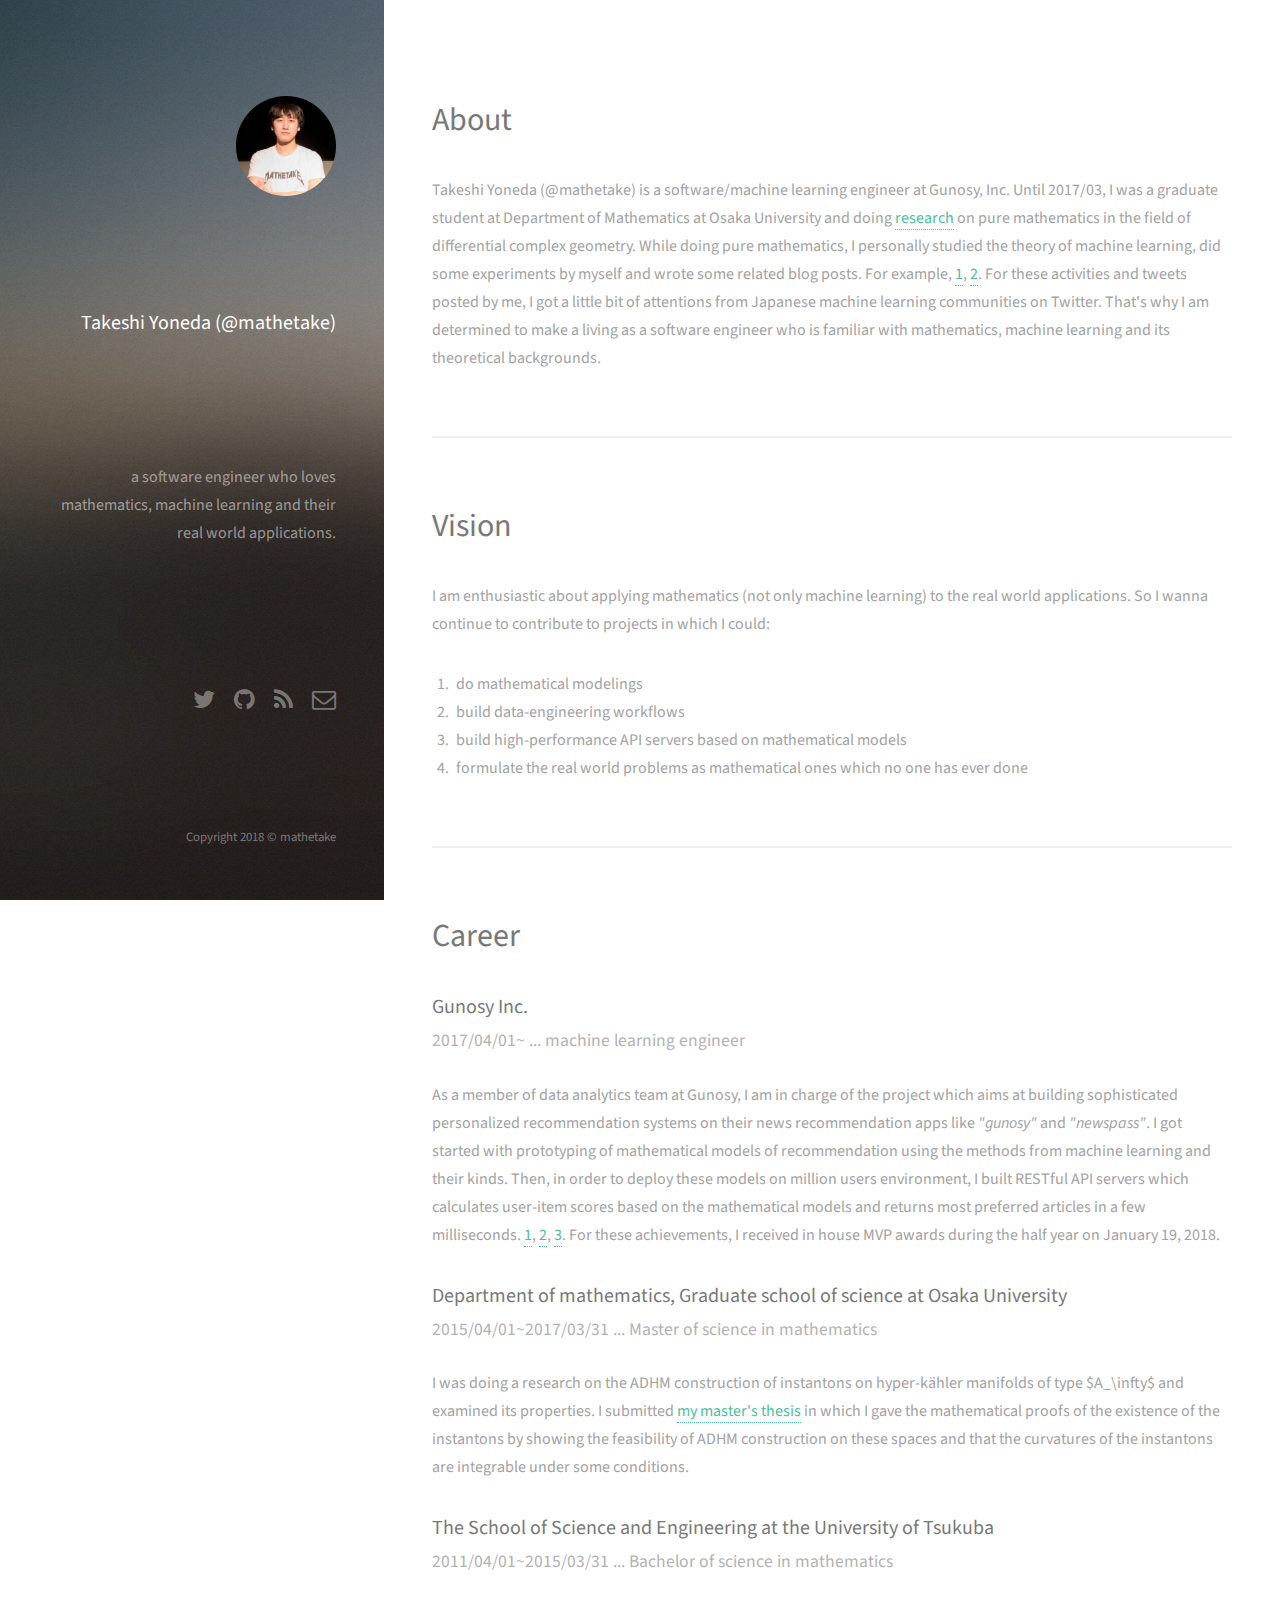
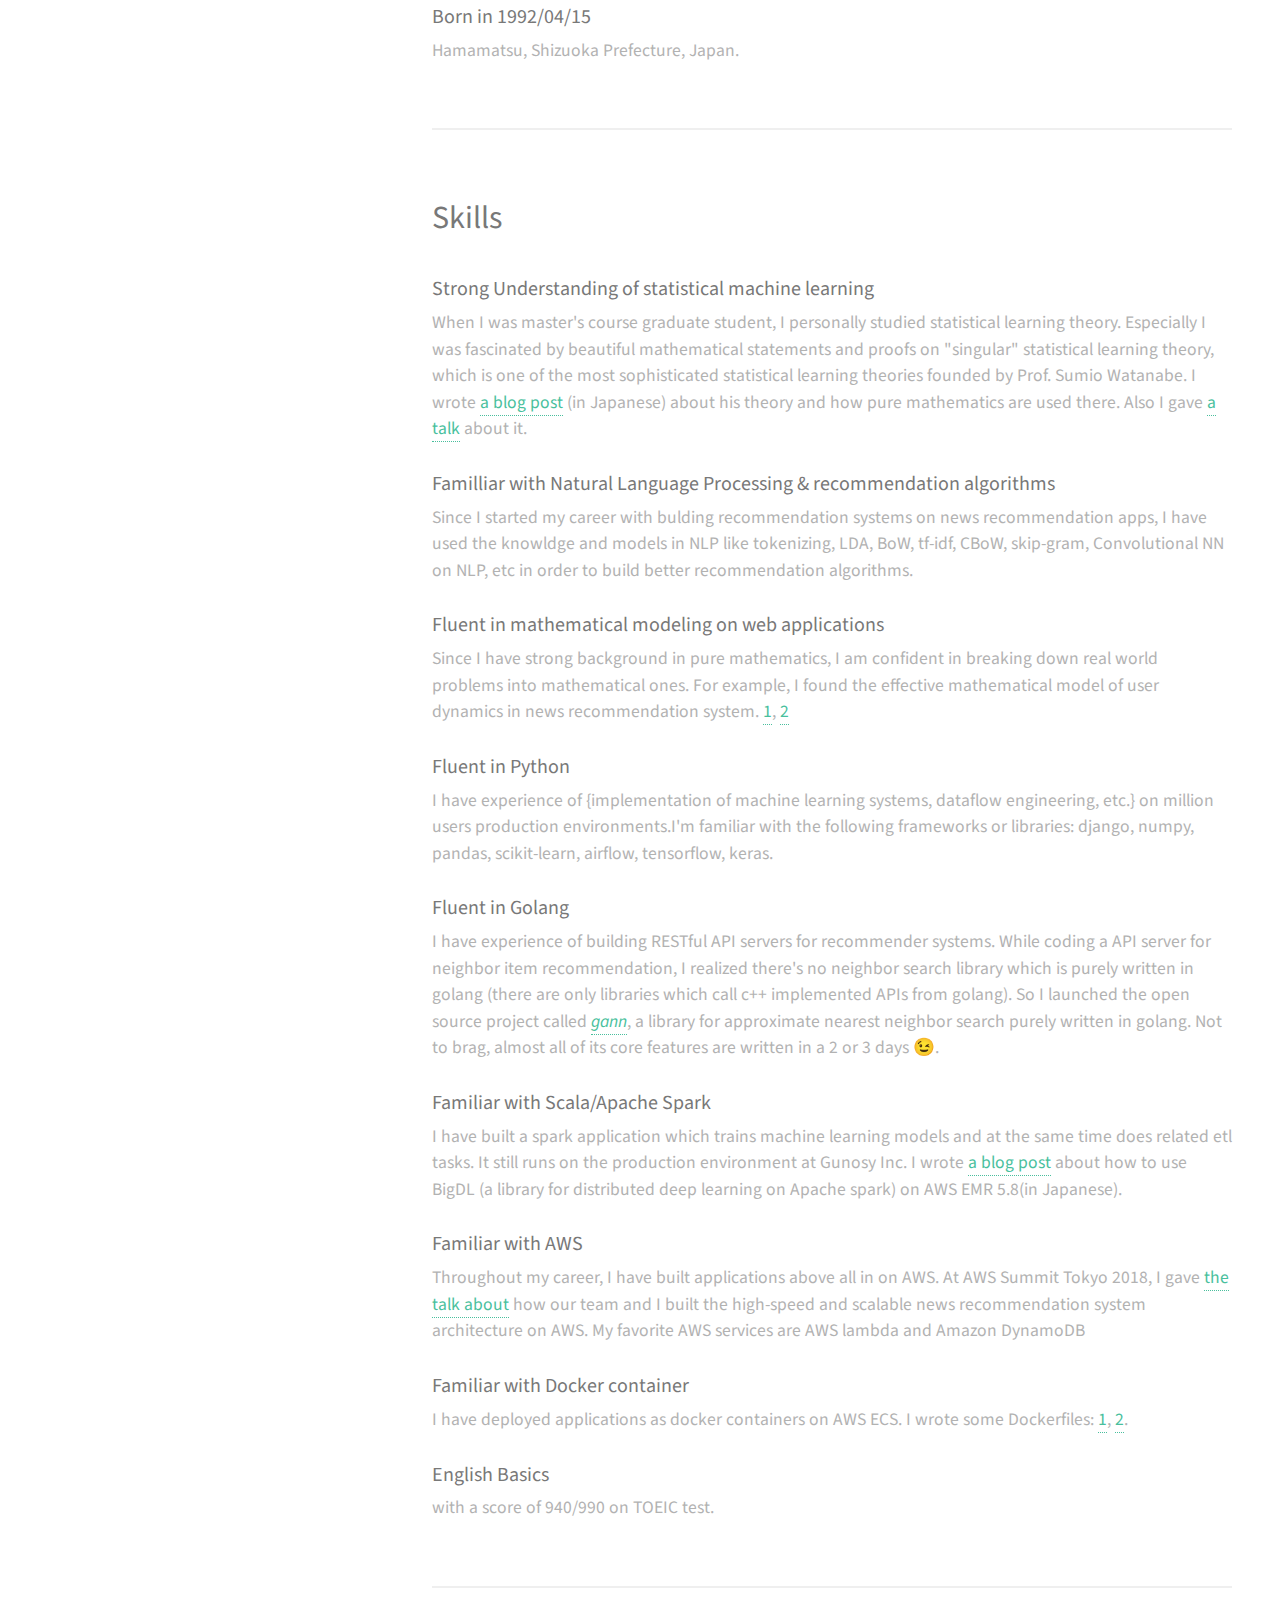
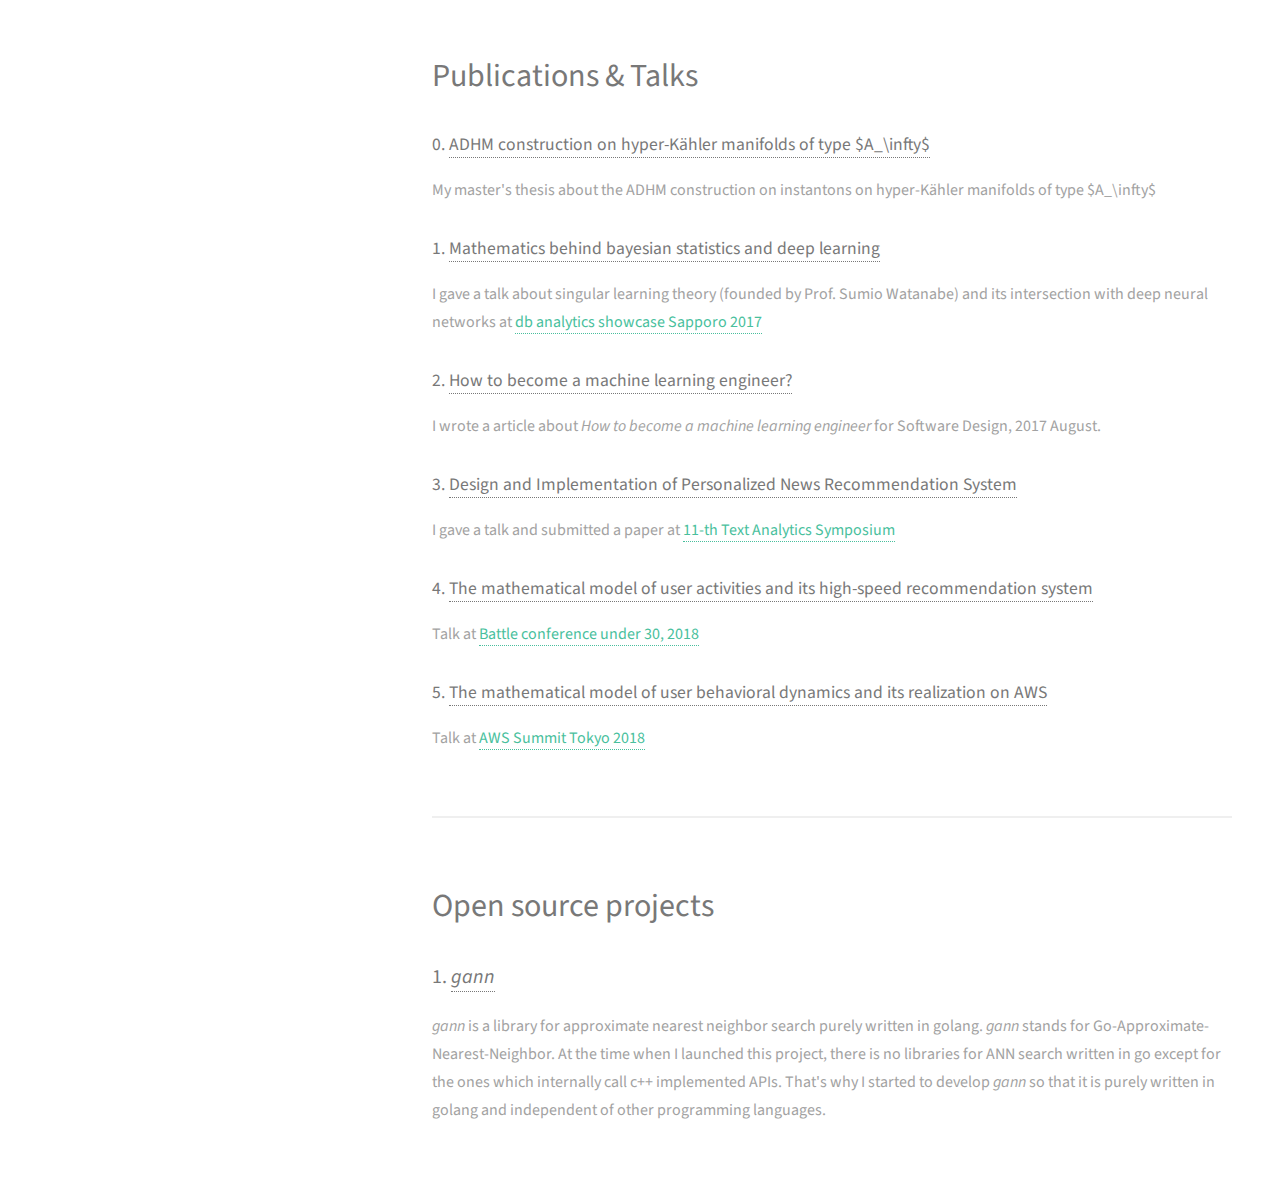
<file: index.html>
<!DOCTYPE HTML>
<!--
	Strata by HTML5 UP
	html5up.net | @ajlkn
	Free for personal and commercial use under the CCA 3.0 license (html5up.net/license)
-->
<html>
	<head>
		<link rel="shortcut icon" href="images/avatar.png" type="image/vnd.microsoft.icon">
		<title>Takeshi Yoneda</title>
		<meta charset="utf-8" />
		<meta name="viewport" content="width=device-width, initial-scale=1" />
		<!--[if lte IE 8]><script src="assets/js/ie/html5shiv.js"></script><![endif]-->
		<link rel="stylesheet" href="assets/css/main.css" />
		<!--[if lte IE 8]><link rel="stylesheet" href="assets/css/ie8.css" /><![endif]-->
	</head>
	<body id="top">

		<!-- Header -->
			<header id="header">
					<a href="" class="image avatar"><img src="images/avatar.png" alt="" /></a>
					<h1><strong>Takeshi Yoneda (@mathetake)</strong></h1><br />
					a software engineer who loves mathematics, machine learning and their real world applications.<br />
					<br/>
					<ul class="icons">
						<li><a href="https://twitter.com/mathetake" class="icon fa-twitter"><span class="label">Twitter</span></a></li>
						<li><a href="https://github.com/mathetake" class="icon fa-github"><span class="label">Github</span></a></li>
						<li><a href="http://mathetake.hatenablog.com" class="icon fa-rss"><span class="label">Blog</span></a></li>
						<li><a href="mailto:cz.rk.t0415y.g@gmail.com" class="icon fa-envelope-o"><span class="label">Email</span></a></li>
					</ul>
			</header>

		<!-- Main -->
			<div id="main">

				<!-- One -->
					<section id="one">
						<header class="major">
							<h1>About</h1>
						</header>
						<p>
							Takeshi Yoneda (@mathetake) is a software/machine learning engineer at Gunosy, Inc. Until 2017/03, I was a graduate student at Department of Mathematics at Osaka University and doing <a href="#adhm">research</a> on pure mathematics in the field of differential complex geometry. While doing pure mathematics, I personally studied the theory of machine learning, did some experiments by myself and wrote some related blog posts. For example, <a href="http://mathetake.hatenablog.com/entry/2016/12/20/005632">1</a>, <a href="http://mathetake.hatenablog.com/entry/2016/12/06/175115">2</a>. For these activities and tweets posted by me, I got a little bit of attentions from Japanese machine learning communities on Twitter. That's why I am determined to make a living as a software engineer who is familiar with mathematics, machine learning and its theoretical backgrounds.
						</p>

					</section>
					<section id="one">
						<header class="major">
							<h1>Vision</h1>
						</header>
						<p>
							I am enthusiastic about applying mathematics (not only machine learning) to the real world applications. So I wanna continue to contribute to projects in which I could:
							<ol>
								<li>do mathematical modelings</li>
								<li>build data-engineering workflows</li>
								<li>build high-performance API servers based on mathematical models</li>
								<li>formulate the real world problems as mathematical ones which no one has ever done</li>
							</ol>
						</p>
					</section>

				<!-- Three -->

				<!-- Four -->
					<section id="four">
						<h1>Career</h1>

						<header>
							<h3>Gunosy Inc.</h3>
							<p> 2017/04/01~ ... machine learning engineer
							</p>
						</header>
						<p>
							As a member of data analytics team at Gunosy, I am in charge of the project which aims at building sophisticated personalized recommendation systems on their news recommendation apps like <i>"gunosy"</i> and <i>"newspass"</i>. I got started with prototyping of mathematical models of recommendation using the methods from machine learning and their kinds. Then, in order to deploy these models on million users environment, I built RESTful API servers which calculates user-item scores based on the mathematical models and returns most preferred articles in a few milliseconds. <a href="#textAnalytics">1</a>, <a href="#u30">2</a>, <a href="#aws">3</a>. For these achievements, I received in house MVP awards during the half year on January 19, 2018.
						</p>

						<header>
							<h3>Department of mathematics, Graduate school of science at Osaka University</h3>
							<p> 2015/04/01~2017/03/31 ... Master of science in mathematics</p>
						</header>
						<p>
							I was doing a research on the ADHM construction of instantons on hyper-kähler manifolds of type $A_\infty$ and examined its properties. I submitted <a href="#adhm">my master's thesis</a> in which I gave the mathematical proofs of the existence of the instantons by showing the feasibility of ADHM construction on these spaces and that the curvatures of the instantons are integrable under some conditions.
						</p>

						<header>
							<h3>The School of Science and Engineering at the University of Tsukuba</h3>
							<p> 2011/04/01~2015/03/31 ... Bachelor of science in mathematics</p>
						</header>

						<header>
							<h3>Born in 1992/04/15</h3>
							<p> Hamamatsu, Shizuoka Prefecture, Japan.</p>
						</header>

					</section>

					<section id="four">
						<h1>Skills</h1>

						<header>
							<h3>Strong Understanding of statistical machine learning</h3>
							<p>
								When I was master's course graduate student, I personally studied statistical learning theory. Especially I was fascinated by beautiful mathematical statements and proofs on "singular" statistical learning theory, which is one of the most sophisticated statistical learning theories founded by Prof. Sumio Watanabe. I wrote <a href="http://mathetake.hatenablog.com/entry/2016/12/06/175115">a blog post</a> (in Japanese) about his theory and how pure mathematics are used there. Also I gave <a href="#dbTechShowcase"> a talk</a> about it.
							</p>
						</header>

						<header>
							<h3>Familliar with Natural Language Processing & recommendation algorithms</h3>
							<p>
								Since I started my career with bulding recommendation systems on news recommendation apps, I have used the knowldge and models in NLP like tokenizing, LDA, BoW, tf-idf, CBoW, skip-gram, Convolutional NN on NLP, etc in order to build better recommendation algorithms.
							</p>
						</header>

						<header>
							<h3>Fluent in mathematical modeling on web applications</h3>
							<p>
								Since I have strong background in pure mathematics, I am confident in breaking down real world problems into mathematical ones. For example, I found the effective mathematical model of user dynamics in news recommendation system. <a href="#u30">1</a>, <a href="#textAnalytics">2</a>
							</p>
						</header>

						<header>
							<h3>Fluent in Python</h3>
							<p>
								I have experience of {implementation of machine learning systems, dataflow engineering, etc.} on million users production environments.I'm familiar with the following frameworks or libraries: django, numpy, pandas, scikit-learn, airflow, tensorflow, keras.
							</p>
						</header>

						<header>
							<h3>Fluent in Golang</h3>
							<p>
								I have experience of building RESTful API servers for recommender systems. While coding a API server for neighbor item recommendation, I realized there's no neighbor search library which is purely written in golang (there are only libraries which call c++ implemented APIs from golang). So I launched the open source project called <a href="#gann"><i> gann</i></a>, a library for approximate nearest neighbor search purely written in golang. Not to brag, almost all of its core features are written in a 2 or 3 days 😉.
							</p>
						</header>

						<header>
							<h3>Familiar with Scala/Apache Spark</h3>
							<p>
								I have built a spark application which trains machine learning models and at the same time does related etl tasks. It still runs on the production environment at Gunosy Inc. I wrote <a href="http://mathetake.hatenablog.com/entry/2017/09/22/171549">a blog post</a> about how to use BigDL (a library for distributed deep learning on Apache spark) on AWS EMR 5.8(in Japanese).
							</p>
						</header>

						<header>
							<h3>Familiar with AWS</h3>
							<p>
								Throughout my career, I have built applications above all in on AWS.  At AWS Summit Tokyo 2018, I gave <a href= "#aws"> the talk about</a> how our team and I built the high-speed and scalable news recommendation system architecture on AWS. My favorite AWS services are AWS lambda and Amazon DynamoDB
							</p>
						</header>

						<header>
							<h3>Familiar with Docker container</h3>
							<p>
								I have deployed applications as docker containers on AWS ECS. I wrote some Dockerfiles: <a href="https://github.com/mathetake/es5-with-kuromoji-neologd-plugin">1</a>, <a href="https://github.com/mathetake/keras-on-amazon-linux-pyhon3">2</a>.
							</p>
						</header>

						<header>
							<h3>English Basics</h3>
							<p>
								with a score of 940/990 on TOEIC test.
							</p>
						</header>
					</section>

					<section id="four">
						<h1>Publications & Talks</h1>
						<header>
							<h4>0. <a name="adhm" href="assets/pdfs/adhm-construction-hyper.pdf">ADHM construction on hyper-Kähler manifolds of type $A_\infty$</a></h4>
						</header>
						<p>
							My master's thesis about the ADHM construction on instantons on hyper-Kähler manifolds of type $A_\infty$
						</p>

						<header>
							<h4>1. <a name="dbTechShowcase" href="https://www.slideshare.net/TakeshiYoneda/db-analytics-showcase-sapporo-2017">Mathematics behind bayesian statistics and deep learning </a></h4>
						</header>
						<p>
							I gave a talk about singular learning theory (founded by Prof. Sumio Watanabe) and its intersection with deep neural networks at <a href="https://www.db-tech-showcase.com/dbts2017/analytics">db analytics showcase Sapporo 2017</a>
						</p>

						<header>
							<h4>2. <a name="gihyo" href="http://gihyo.jp/magazine/SD/archive/2017/201708">How to become a machine learning engineer?</a></h4>
						</header>
						<p>
							I wrote a article about <i>How to become a machine learning engineer </i> for Software Design, 2017 August.
						</p>

						<header>
							<h4>3. <a name="textAnalytics" >Design and Implementation of Personalized News Recommendation System </a></h4>
						</header>
						<p>
							I gave a talk and submitted a paper at <a href="http://www.ieice.org/~nlc/wiki/wiki.cgi?page=%C2%E811%B2%F3%A5%C6%A5%AD%A5%B9%A5%C8%A5%A2%A5%CA%A5%EA%A5%C6%A5%A3%A5%AF%A5%B9%A1%A6%A5%B7%A5%F3%A5%DD%A5%B8%A5%A6%A5%E0%A1%A7%BB%B2%B2%C3%CA%E7%BD%B8">11-th Text Analytics Symposium</a>
						</p>

						<header>
							<h4>4. <a name="u30" href="https://speakerdeck.com/mathetake/yusaxing-dong-falseshu-li-moteruto-gao-su-tui-jian-sisutemu">The mathematical model of user activities and its high-speed recommendation system</h4></a>
						</header>
						<p>
							Talk at <a href="https://bcu30.jp/">Battle conference under 30, 2018</a>
						</p>

						<header>
							<h4>5. <a name="aws" href="https://speakerdeck.com/mathetake/yuzaxing-dong-gacheng-suli-xue-xi-falseshi-xian-to-sorewoyong-itatui-jian-sisutemuwozhi-eruaws-akitekutiya">The mathematical model of user behavioral dynamics and its realization on AWS</a> </h4>
						</header>
						<p>
							Talk at <a href="https://www.awssummit.tokyo/tokyo/">AWS Summit Tokyo 2018</a>
						</p>
					</section>

					<section id="four">
						<h1>Open source projects</h1>

						<header>
							<h3>1. <a name="gann" href="https://github.com/mathetake/gann"><i> gann</i></a></h3>
						</header>
						<p>
							<i> gann</i> is a library for approximate nearest neighbor search purely written in golang. <i> gann</i> stands for Go-Approximate-Nearest-Neighbor. At the time when I launched this project, there is no libraries for ANN search written in go except for the ones which internally call c++ implemented APIs. That's why I started to develop <i> gann</i> so that it is purely written in golang and independent of other programming languages.
						</p>
					</section>
			</div>

		<!-- Footer -->
			<footer id="footer">
				<div class="inner">
					<ul class="copyright">
						<li>Copyright 2018 &copy; mathetake</li><li>
					</ul>
				</div>
			</footer>

		<!-- Scripts -->
			<script src="assets/js/jquery.min.js"></script>
			<script src="assets/js/jquery.poptrox.min.js"></script>
			<script src="assets/js/skel.min.js"></script>
			<script src="assets/js/util.js"></script>
			<!--[if lte IE 8]><script src="assets/js/ie/respond.min.js"></script><![endif]-->
			<script src="assets/js/main.js"></script>

	</body>
</html>
</file>
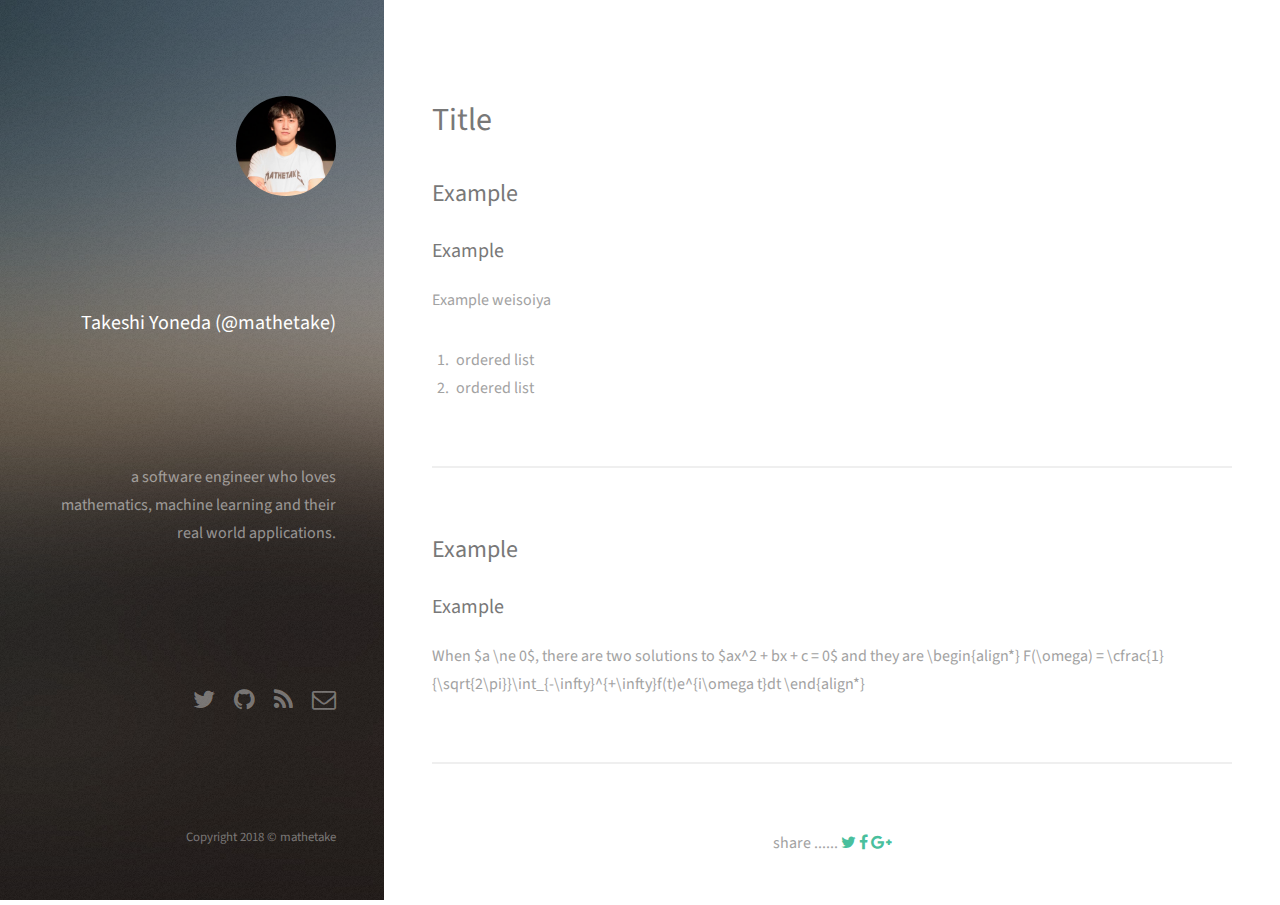
<file: templates/blog_template.html>
<!DOCTYPE HTML>
<!--
	Strata by HTML5 UP
	html5up.net | @ajlkn
	Free for personal and commercial use under the CCA 3.0 license (html5up.net/license)
-->
<html>
	<head>
		<link rel="shortcut icon" href="../images/avatar.png" type="image/vnd.microsoft.icon">
		<title>Title - Takeshi Yoneda</title>
		<meta charset="utf-8" />
		<meta name="viewport" content="width=device-width, initial-scale=1" />
		<!--[if lte IE 8]><script src="assets/js/ie/html5shiv.js"></script><![endif]-->
		<link rel="stylesheet" href="../assets/css/main.css" />
		<!--[if lte IE 8]><link rel="stylesheet" href="assets/css/ie8.css" /><![endif]-->
	</head>
	<body id="top">

		<!-- Header -->
			<header id="header">
					<a href="" class="image avatar"><img src="../images/avatar.png" alt="" /></a>
					<h1><strong>Takeshi Yoneda (@mathetake)</strong></h1><br />
					a software engineer who loves mathematics, machine learning and their real world applications.<br />
					<br/>
					<ul class="icons">
						<li><a href="https://twitter.com/mathetake" class="icon fa-twitter"><span class="label">Twitter</span></a></li>
						<li><a href="https://github.com/mathetake" class="icon fa-github"><span class="label">Github</span></a></li>
						<li><a href="http://mathetake.hatenablog.com" class="icon fa-rss"><span class="label">Blog</span></a></li>
						<li><a href="mailto:cz.rk.t0415y.g@gmail.com" class="icon fa-envelope-o"><span class="label">Email</span></a></li>
					</ul>
			</header>

		<!-- Main -->
			<div id="main">

					<section id="one">
						<header class="major">
							<h1>Title</h1>
						</header>
						<h2>
							Example
						</h2>
						<h3>
							Example
						</h3>
						<p>
							Example weisoiya
							<ol>
								<li>ordered list</li>
								<li>ordered list</li>
							</ol>
						</p>

					</section>
					<section id="two">
						<h2>
							Example
						</h2>
						<h3>
							Example
						</h3>
						<p>
							When $a \ne 0$, there are two solutions to $ax^2 + bx + c = 0$ and they are 
						    \begin{align*}
								F(\omega) = \cfrac{1}{\sqrt{2\pi}}\int_{-\infty}^{+\infty}f(t)e^{i\omega t}dt
							\end{align*}
						</p>
					</section>

					<!-- edit here to make share buttons work-->
					<section id="two">
					<div align="center">
					share ......
						<a href="http://twitter.com/share?url=https://mathetake.github.io/blogs/xxx.html&text=weisoiya" class="icon fa-twitter">
							<span class="label">Twitter</span> 
						</a>
						<a href="http://www.facebook.com/share.php?u=https://mathetake.github.io/blogs/xxx.html" onclick="window.open(this.href, 'FBwindow', 'width=650, height=450, menubar=no, toolbar=no, scrollbars=yes'); return false;" class="icon fa-facebook">
							<span class="label">Facebook</span> 
						</a>
						<a href="https://plus.google.com/share?url=https://mathetake.github.io/blogs/xxx.html" class="icon fa-google-plus">
							<span class="label">Twitter</span> 
						</a>
					</div>
					</section>
			</div>

		<!-- Footer -->
			<footer id="footer">
				<div class="inner">
					<ul class="copyright">
						<li>Copyright 2018 &copy; mathetake</li><li>
					</ul>
				</div>
			</footer>

		<!-- Scripts -->
			<script src="../assets/js/jquery.min.js"></script>
			<script src="../assets/js/jquery.poptrox.min.js"></script>
			<script src="../assets/js/skel.min.js"></script>
			<script src="../assets/js/util.js"></script>
			<!--[if lte IE 8]><script src="assets/js/ie/respond.min.js"></script><![endif]-->
			<script src="../assets/js/main.js"></script>
			<script src='http://cdn.mathjax.org/mathjax/latest/MathJax.js' type='text/javascript'>    
			    MathJax.Hub.Config({
			        HTML: ["input/TeX","output/HTML-CSS"],
			        TeX: { extensions: ["AMSmath.js","AMSsymbols.js"], 
			               equationNumbers: { autoNumber: "AMS" } },
			        extensions: ["tex2jax.js"],
			        jax: ["input/TeX","output/HTML-CSS"],
			        tex2jax: { inlineMath: [ ['$','$'], ["\\(","\\)"] ],
			                   displayMath: [ ['$$','$$'], ["\\[","\\]"] ],
			                   processEscapes: true },
			        "HTML-CSS": { availableFonts: ["TeX"],
			                      linebreaks: { automatic: true } }
			    });
			</script>
	</body>
</html>
</file>
<file: assets/css/main.css>
@import url("font-awesome.min.css");
@import url("https://fonts.googleapis.com/css?family=Source+Sans+Pro:400,400italic");

/*
	Strata by HTML5 UP
	html5up.net | @ajlkn
	Free for personal and commercial use under the CCA 3.0 license (html5up.net/license)
*/

/* Reset */
img {
    max-width: 100%;
    height: auto;
}
	html, body, div, span, applet, object, iframe, h1, h2, h3, h4, h5, h6, p, blockquote, pre, a, abbr, acronym, address, big, cite, code, del, dfn, em, img, ins, kbd, q, s, samp, small, strike, strong, sub, sup, tt, var, b, u, i, center, dl, dt, dd, ol, ul, li, fieldset, form, label, legend, table, caption, tbody, tfoot, thead, tr, th, td, article, aside, canvas, details, embed, figure, figcaption, footer, header, hgroup, menu, nav, output, ruby, section, summary, time, mark, audio, video {
		margin: 0;
		padding: 0;
		border: 0;
		font-size: 100%;
		font: inherit;
		vertical-align: baseline;
	}

	article, aside, details, figcaption, figure, footer, header, hgroup, menu, nav, section {
		display: block;
	}

	body {
		line-height: 1;
	}

	ol, ul {
		list-style: none;
	}

	blockquote, q {
		quotes: none;
	}

	blockquote:before, blockquote:after, q:before, q:after {
		content: '';
		content: none;
	}

	table {
		border-collapse: collapse;
		border-spacing: 0;
	}

	body {
		-webkit-text-size-adjust: none;
	}

/* Box Model */

	*, *:before, *:after {
		-moz-box-sizing: border-box;
		-webkit-box-sizing: border-box;
		box-sizing: border-box;
	}

/* Containers */

	.container {
		margin-left: auto;
		margin-right: auto;
	}

	.container.\31 25\25 {
		width: 100%;
		max-width: 1200px;
		min-width: 960px;
	}

	.container.\37 5\25 {
		width: 720px;
	}

	.container.\35 0\25 {
		width: 480px;
	}

	.container.\32 5\25 {
		width: 240px;
	}

	.container {
		width: 960px;
	}

	@media screen and (max-width: 1800px) {

		.container.\31 25\25 {
			width: 100%;
			max-width: 1200px;
			min-width: 960px;
		}

		.container.\37 5\25 {
			width: 720px;
		}

		.container.\35 0\25 {
			width: 480px;
		}

		.container.\32 5\25 {
			width: 240px;
		}

		.container {
			width: 960px;
		}

	}

	@media screen and (max-width: 1280px) {

		.container.\31 25\25 {
			width: 100%;
			max-width: 1200px;
			min-width: 960px;
		}

		.container.\37 5\25 {
			width: 720px;
		}

		.container.\35 0\25 {
			width: 480px;
		}

		.container.\32 5\25 {
			width: 240px;
		}

		.container {
			width: 960px;
		}

	}

	@media screen and (max-width: 980px) {

		.container.\31 25\25 {
			width: 100%;
			max-width: 1200px;
			min-width: 960px;
		}

		.container.\37 5\25 {
			width: 720px;
		}

		.container.\35 0\25 {
			width: 480px;
		}

		.container.\32 5\25 {
			width: 240px;
		}

		.container {
			width: 960px;
		}

	}

	@media screen and (max-width: 736px) {

		.container.\31 25\25 {
			width: 100%;
			max-width: 1200px;
			min-width: 960px;
		}

		.container.\37 5\25 {
			width: 720px;
		}

		.container.\35 0\25 {
			width: 480px;
		}

		.container.\32 5\25 {
			width: 240px;
		}

		.container {
			width: 960px;
		}

	}

	@media screen and (max-width: 480px) {

		.container.\31 25\25 {
			width: 100%;
			max-width: 1200px;
			min-width: 960px;
		}

		.container.\37 5\25 {
			width: 720px;
		}

		.container.\35 0\25 {
			width: 480px;
		}

		.container.\32 5\25 {
			width: 240px;
		}

		.container {
			width: 960px;
		}

	}

/* Grid */

	.row {
		border-bottom: solid 1px transparent;
		-moz-box-sizing: border-box;
		-webkit-box-sizing: border-box;
		box-sizing: border-box;
	}

	.row > * {
		float: left;
		-moz-box-sizing: border-box;
		-webkit-box-sizing: border-box;
		box-sizing: border-box;
	}

	.row:after, .row:before {
		content: '';
		display: block;
		clear: both;
		height: 0;
	}

	.row.uniform > * > :first-child {
		margin-top: 0;
	}

	.row.uniform > * > :last-child {
		margin-bottom: 0;
	}

	.row.\30 \25 > * {
		padding: 0 0 0 0em;
	}

	.row.\30 \25 {
		margin: 0 0 -1px 0em;
	}

	.row.uniform.\30 \25 > * {
		padding: 0em 0 0 0em;
	}

	.row.uniform.\30 \25 {
		margin: 0em 0 -1px 0em;
	}

	.row > * {
		padding: 0 0 0 2.5em;
	}

	.row {
		margin: 0 0 -1px -2.5em;
	}

	.row.uniform > * {
		padding: 2.5em 0 0 2.5em;
	}

	.row.uniform {
		margin: -2.5em 0 -1px -2.5em;
	}

	.row.\32 00\25 > * {
		padding: 0 0 0 5em;
	}

	.row.\32 00\25 {
		margin: 0 0 -1px -5em;
	}

	.row.uniform.\32 00\25 > * {
		padding: 5em 0 0 5em;
	}

	.row.uniform.\32 00\25 {
		margin: -5em 0 -1px -5em;
	}

	.row.\31 50\25 > * {
		padding: 0 0 0 3.75em;
	}

	.row.\31 50\25 {
		margin: 0 0 -1px -3.75em;
	}

	.row.uniform.\31 50\25 > * {
		padding: 3.75em 0 0 3.75em;
	}

	.row.uniform.\31 50\25 {
		margin: -3.75em 0 -1px -3.75em;
	}

	.row.\35 0\25 > * {
		padding: 0 0 0 1.25em;
	}

	.row.\35 0\25 {
		margin: 0 0 -1px -1.25em;
	}

	.row.uniform.\35 0\25 > * {
		padding: 1.25em 0 0 1.25em;
	}

	.row.uniform.\35 0\25 {
		margin: -1.25em 0 -1px -1.25em;
	}

	.row.\32 5\25 > * {
		padding: 0 0 0 0.625em;
	}

	.row.\32 5\25 {
		margin: 0 0 -1px -0.625em;
	}

	.row.uniform.\32 5\25 > * {
		padding: 0.625em 0 0 0.625em;
	}

	.row.uniform.\32 5\25 {
		margin: -0.625em 0 -1px -0.625em;
	}

	.\31 2u, .\31 2u\24 {
		width: 100%;
		clear: none;
		margin-left: 0;
	}

	.\31 1u, .\31 1u\24 {
		width: 91.6666666667%;
		clear: none;
		margin-left: 0;
	}

	.\31 0u, .\31 0u\24 {
		width: 83.3333333333%;
		clear: none;
		margin-left: 0;
	}

	.\39 u, .\39 u\24 {
		width: 75%;
		clear: none;
		margin-left: 0;
	}

	.\38 u, .\38 u\24 {
		width: 66.6666666667%;
		clear: none;
		margin-left: 0;
	}

	.\37 u, .\37 u\24 {
		width: 58.3333333333%;
		clear: none;
		margin-left: 0;
	}

	.\36 u, .\36 u\24 {
		width: 50%;
		clear: none;
		margin-left: 0;
	}

	.\35 u, .\35 u\24 {
		width: 41.6666666667%;
		clear: none;
		margin-left: 0;
	}

	.\34 u, .\34 u\24 {
		width: 33.3333333333%;
		clear: none;
		margin-left: 0;
	}

	.\33 u, .\33 u\24 {
		width: 25%;
		clear: none;
		margin-left: 0;
	}

	.\32 u, .\32 u\24 {
		width: 16.6666666667%;
		clear: none;
		margin-left: 0;
	}

	.\31 u, .\31 u\24 {
		width: 8.3333333333%;
		clear: none;
		margin-left: 0;
	}

	.\31 2u\24 + *,
	.\31 1u\24 + *,
	.\31 0u\24 + *,
	.\39 u\24 + *,
	.\38 u\24 + *,
	.\37 u\24 + *,
	.\36 u\24 + *,
	.\35 u\24 + *,
	.\34 u\24 + *,
	.\33 u\24 + *,
	.\32 u\24 + *,
	.\31 u\24 + * {
		clear: left;
	}

	.\-11u {
		margin-left: 91.66667%;
	}

	.\-10u {
		margin-left: 83.33333%;
	}

	.\-9u {
		margin-left: 75%;
	}

	.\-8u {
		margin-left: 66.66667%;
	}

	.\-7u {
		margin-left: 58.33333%;
	}

	.\-6u {
		margin-left: 50%;
	}

	.\-5u {
		margin-left: 41.66667%;
	}

	.\-4u {
		margin-left: 33.33333%;
	}

	.\-3u {
		margin-left: 25%;
	}

	.\-2u {
		margin-left: 16.66667%;
	}

	.\-1u {
		margin-left: 8.33333%;
	}

	@media screen and (max-width: 1800px) {

		.row > * {
			padding: 0 0 0 2.5em;
		}

		.row {
			margin: 0 0 -1px -2.5em;
		}

		.row.uniform > * {
			padding: 2.5em 0 0 2.5em;
		}

		.row.uniform {
			margin: -2.5em 0 -1px -2.5em;
		}

		.row.\32 00\25 > * {
			padding: 0 0 0 5em;
		}

		.row.\32 00\25 {
			margin: 0 0 -1px -5em;
		}

		.row.uniform.\32 00\25 > * {
			padding: 5em 0 0 5em;
		}

		.row.uniform.\32 00\25 {
			margin: -5em 0 -1px -5em;
		}

		.row.\31 50\25 > * {
			padding: 0 0 0 3.75em;
		}

		.row.\31 50\25 {
			margin: 0 0 -1px -3.75em;
		}

		.row.uniform.\31 50\25 > * {
			padding: 3.75em 0 0 3.75em;
		}

		.row.uniform.\31 50\25 {
			margin: -3.75em 0 -1px -3.75em;
		}

		.row.\35 0\25 > * {
			padding: 0 0 0 1.25em;
		}

		.row.\35 0\25 {
			margin: 0 0 -1px -1.25em;
		}

		.row.uniform.\35 0\25 > * {
			padding: 1.25em 0 0 1.25em;
		}

		.row.uniform.\35 0\25 {
			margin: -1.25em 0 -1px -1.25em;
		}

		.row.\32 5\25 > * {
			padding: 0 0 0 0.625em;
		}

		.row.\32 5\25 {
			margin: 0 0 -1px -0.625em;
		}

		.row.uniform.\32 5\25 > * {
			padding: 0.625em 0 0 0.625em;
		}

		.row.uniform.\32 5\25 {
			margin: -0.625em 0 -1px -0.625em;
		}

		.\31 2u\28xlarge\29, .\31 2u\24\28xlarge\29 {
			width: 100%;
			clear: none;
			margin-left: 0;
		}

		.\31 1u\28xlarge\29, .\31 1u\24\28xlarge\29 {
			width: 91.6666666667%;
			clear: none;
			margin-left: 0;
		}

		.\31 0u\28xlarge\29, .\31 0u\24\28xlarge\29 {
			width: 83.3333333333%;
			clear: none;
			margin-left: 0;
		}

		.\39 u\28xlarge\29, .\39 u\24\28xlarge\29 {
			width: 75%;
			clear: none;
			margin-left: 0;
		}

		.\38 u\28xlarge\29, .\38 u\24\28xlarge\29 {
			width: 66.6666666667%;
			clear: none;
			margin-left: 0;
		}

		.\37 u\28xlarge\29, .\37 u\24\28xlarge\29 {
			width: 58.3333333333%;
			clear: none;
			margin-left: 0;
		}

		.\36 u\28xlarge\29, .\36 u\24\28xlarge\29 {
			width: 50%;
			clear: none;
			margin-left: 0;
		}

		.\35 u\28xlarge\29, .\35 u\24\28xlarge\29 {
			width: 41.6666666667%;
			clear: none;
			margin-left: 0;
		}

		.\34 u\28xlarge\29, .\34 u\24\28xlarge\29 {
			width: 33.3333333333%;
			clear: none;
			margin-left: 0;
		}

		.\33 u\28xlarge\29, .\33 u\24\28xlarge\29 {
			width: 25%;
			clear: none;
			margin-left: 0;
		}

		.\32 u\28xlarge\29, .\32 u\24\28xlarge\29 {
			width: 16.6666666667%;
			clear: none;
			margin-left: 0;
		}

		.\31 u\28xlarge\29, .\31 u\24\28xlarge\29 {
			width: 8.3333333333%;
			clear: none;
			margin-left: 0;
		}

		.\31 2u\24\28xlarge\29 + *,
		.\31 1u\24\28xlarge\29 + *,
		.\31 0u\24\28xlarge\29 + *,
		.\39 u\24\28xlarge\29 + *,
		.\38 u\24\28xlarge\29 + *,
		.\37 u\24\28xlarge\29 + *,
		.\36 u\24\28xlarge\29 + *,
		.\35 u\24\28xlarge\29 + *,
		.\34 u\24\28xlarge\29 + *,
		.\33 u\24\28xlarge\29 + *,
		.\32 u\24\28xlarge\29 + *,
		.\31 u\24\28xlarge\29 + * {
			clear: left;
		}

		.\-11u\28xlarge\29 {
			margin-left: 91.66667%;
		}

		.\-10u\28xlarge\29 {
			margin-left: 83.33333%;
		}

		.\-9u\28xlarge\29 {
			margin-left: 75%;
		}

		.\-8u\28xlarge\29 {
			margin-left: 66.66667%;
		}

		.\-7u\28xlarge\29 {
			margin-left: 58.33333%;
		}

		.\-6u\28xlarge\29 {
			margin-left: 50%;
		}

		.\-5u\28xlarge\29 {
			margin-left: 41.66667%;
		}

		.\-4u\28xlarge\29 {
			margin-left: 33.33333%;
		}

		.\-3u\28xlarge\29 {
			margin-left: 25%;
		}

		.\-2u\28xlarge\29 {
			margin-left: 16.66667%;
		}

		.\-1u\28xlarge\29 {
			margin-left: 8.33333%;
		}

	}

	@media screen and (max-width: 1280px) {

		.row > * {
			padding: 0 0 0 2em;
		}

		.row {
			margin: 0 0 -1px -2em;
		}

		.row.uniform > * {
			padding: 2em 0 0 2em;
		}

		.row.uniform {
			margin: -2em 0 -1px -2em;
		}

		.row.\32 00\25 > * {
			padding: 0 0 0 4em;
		}

		.row.\32 00\25 {
			margin: 0 0 -1px -4em;
		}

		.row.uniform.\32 00\25 > * {
			padding: 4em 0 0 4em;
		}

		.row.uniform.\32 00\25 {
			margin: -4em 0 -1px -4em;
		}

		.row.\31 50\25 > * {
			padding: 0 0 0 3em;
		}

		.row.\31 50\25 {
			margin: 0 0 -1px -3em;
		}

		.row.uniform.\31 50\25 > * {
			padding: 3em 0 0 3em;
		}

		.row.uniform.\31 50\25 {
			margin: -3em 0 -1px -3em;
		}

		.row.\35 0\25 > * {
			padding: 0 0 0 1em;
		}

		.row.\35 0\25 {
			margin: 0 0 -1px -1em;
		}

		.row.uniform.\35 0\25 > * {
			padding: 1em 0 0 1em;
		}

		.row.uniform.\35 0\25 {
			margin: -1em 0 -1px -1em;
		}

		.row.\32 5\25 > * {
			padding: 0 0 0 0.5em;
		}

		.row.\32 5\25 {
			margin: 0 0 -1px -0.5em;
		}

		.row.uniform.\32 5\25 > * {
			padding: 0.5em 0 0 0.5em;
		}

		.row.uniform.\32 5\25 {
			margin: -0.5em 0 -1px -0.5em;
		}

		.\31 2u\28large\29, .\31 2u\24\28large\29 {
			width: 100%;
			clear: none;
			margin-left: 0;
		}

		.\31 1u\28large\29, .\31 1u\24\28large\29 {
			width: 91.6666666667%;
			clear: none;
			margin-left: 0;
		}

		.\31 0u\28large\29, .\31 0u\24\28large\29 {
			width: 83.3333333333%;
			clear: none;
			margin-left: 0;
		}

		.\39 u\28large\29, .\39 u\24\28large\29 {
			width: 75%;
			clear: none;
			margin-left: 0;
		}

		.\38 u\28large\29, .\38 u\24\28large\29 {
			width: 66.6666666667%;
			clear: none;
			margin-left: 0;
		}

		.\37 u\28large\29, .\37 u\24\28large\29 {
			width: 58.3333333333%;
			clear: none;
			margin-left: 0;
		}

		.\36 u\28large\29, .\36 u\24\28large\29 {
			width: 50%;
			clear: none;
			margin-left: 0;
		}

		.\35 u\28large\29, .\35 u\24\28large\29 {
			width: 41.6666666667%;
			clear: none;
			margin-left: 0;
		}

		.\34 u\28large\29, .\34 u\24\28large\29 {
			width: 33.3333333333%;
			clear: none;
			margin-left: 0;
		}

		.\33 u\28large\29, .\33 u\24\28large\29 {
			width: 25%;
			clear: none;
			margin-left: 0;
		}

		.\32 u\28large\29, .\32 u\24\28large\29 {
			width: 16.6666666667%;
			clear: none;
			margin-left: 0;
		}

		.\31 u\28large\29, .\31 u\24\28large\29 {
			width: 8.3333333333%;
			clear: none;
			margin-left: 0;
		}

		.\31 2u\24\28large\29 + *,
		.\31 1u\24\28large\29 + *,
		.\31 0u\24\28large\29 + *,
		.\39 u\24\28large\29 + *,
		.\38 u\24\28large\29 + *,
		.\37 u\24\28large\29 + *,
		.\36 u\24\28large\29 + *,
		.\35 u\24\28large\29 + *,
		.\34 u\24\28large\29 + *,
		.\33 u\24\28large\29 + *,
		.\32 u\24\28large\29 + *,
		.\31 u\24\28large\29 + * {
			clear: left;
		}

		.\-11u\28large\29 {
			margin-left: 91.66667%;
		}

		.\-10u\28large\29 {
			margin-left: 83.33333%;
		}

		.\-9u\28large\29 {
			margin-left: 75%;
		}

		.\-8u\28large\29 {
			margin-left: 66.66667%;
		}

		.\-7u\28large\29 {
			margin-left: 58.33333%;
		}

		.\-6u\28large\29 {
			margin-left: 50%;
		}

		.\-5u\28large\29 {
			margin-left: 41.66667%;
		}

		.\-4u\28large\29 {
			margin-left: 33.33333%;
		}

		.\-3u\28large\29 {
			margin-left: 25%;
		}

		.\-2u\28large\29 {
			margin-left: 16.66667%;
		}

		.\-1u\28large\29 {
			margin-left: 8.33333%;
		}

	}

	@media screen and (max-width: 980px) {

		.row > * {
			padding: 0 0 0 2em;
		}

		.row {
			margin: 0 0 -1px -2em;
		}

		.row.uniform > * {
			padding: 2em 0 0 2em;
		}

		.row.uniform {
			margin: -2em 0 -1px -2em;
		}

		.row.\32 00\25 > * {
			padding: 0 0 0 4em;
		}

		.row.\32 00\25 {
			margin: 0 0 -1px -4em;
		}

		.row.uniform.\32 00\25 > * {
			padding: 4em 0 0 4em;
		}

		.row.uniform.\32 00\25 {
			margin: -4em 0 -1px -4em;
		}

		.row.\31 50\25 > * {
			padding: 0 0 0 3em;
		}

		.row.\31 50\25 {
			margin: 0 0 -1px -3em;
		}

		.row.uniform.\31 50\25 > * {
			padding: 3em 0 0 3em;
		}

		.row.uniform.\31 50\25 {
			margin: -3em 0 -1px -3em;
		}

		.row.\35 0\25 > * {
			padding: 0 0 0 1em;
		}

		.row.\35 0\25 {
			margin: 0 0 -1px -1em;
		}

		.row.uniform.\35 0\25 > * {
			padding: 1em 0 0 1em;
		}

		.row.uniform.\35 0\25 {
			margin: -1em 0 -1px -1em;
		}

		.row.\32 5\25 > * {
			padding: 0 0 0 0.5em;
		}

		.row.\32 5\25 {
			margin: 0 0 -1px -0.5em;
		}

		.row.uniform.\32 5\25 > * {
			padding: 0.5em 0 0 0.5em;
		}

		.row.uniform.\32 5\25 {
			margin: -0.5em 0 -1px -0.5em;
		}

		.\31 2u\28medium\29, .\31 2u\24\28medium\29 {
			width: 100%;
			clear: none;
			margin-left: 0;
		}

		.\31 1u\28medium\29, .\31 1u\24\28medium\29 {
			width: 91.6666666667%;
			clear: none;
			margin-left: 0;
		}

		.\31 0u\28medium\29, .\31 0u\24\28medium\29 {
			width: 83.3333333333%;
			clear: none;
			margin-left: 0;
		}

		.\39 u\28medium\29, .\39 u\24\28medium\29 {
			width: 75%;
			clear: none;
			margin-left: 0;
		}

		.\38 u\28medium\29, .\38 u\24\28medium\29 {
			width: 66.6666666667%;
			clear: none;
			margin-left: 0;
		}

		.\37 u\28medium\29, .\37 u\24\28medium\29 {
			width: 58.3333333333%;
			clear: none;
			margin-left: 0;
		}

		.\36 u\28medium\29, .\36 u\24\28medium\29 {
			width: 50%;
			clear: none;
			margin-left: 0;
		}

		.\35 u\28medium\29, .\35 u\24\28medium\29 {
			width: 41.6666666667%;
			clear: none;
			margin-left: 0;
		}

		.\34 u\28medium\29, .\34 u\24\28medium\29 {
			width: 33.3333333333%;
			clear: none;
			margin-left: 0;
		}

		.\33 u\28medium\29, .\33 u\24\28medium\29 {
			width: 25%;
			clear: none;
			margin-left: 0;
		}

		.\32 u\28medium\29, .\32 u\24\28medium\29 {
			width: 16.6666666667%;
			clear: none;
			margin-left: 0;
		}

		.\31 u\28medium\29, .\31 u\24\28medium\29 {
			width: 8.3333333333%;
			clear: none;
			margin-left: 0;
		}

		.\31 2u\24\28medium\29 + *,
		.\31 1u\24\28medium\29 + *,
		.\31 0u\24\28medium\29 + *,
		.\39 u\24\28medium\29 + *,
		.\38 u\24\28medium\29 + *,
		.\37 u\24\28medium\29 + *,
		.\36 u\24\28medium\29 + *,
		.\35 u\24\28medium\29 + *,
		.\34 u\24\28medium\29 + *,
		.\33 u\24\28medium\29 + *,
		.\32 u\24\28medium\29 + *,
		.\31 u\24\28medium\29 + * {
			clear: left;
		}

		.\-11u\28medium\29 {
			margin-left: 91.66667%;
		}

		.\-10u\28medium\29 {
			margin-left: 83.33333%;
		}

		.\-9u\28medium\29 {
			margin-left: 75%;
		}

		.\-8u\28medium\29 {
			margin-left: 66.66667%;
		}

		.\-7u\28medium\29 {
			margin-left: 58.33333%;
		}

		.\-6u\28medium\29 {
			margin-left: 50%;
		}

		.\-5u\28medium\29 {
			margin-left: 41.66667%;
		}

		.\-4u\28medium\29 {
			margin-left: 33.33333%;
		}

		.\-3u\28medium\29 {
			margin-left: 25%;
		}

		.\-2u\28medium\29 {
			margin-left: 16.66667%;
		}

		.\-1u\28medium\29 {
			margin-left: 8.33333%;
		}

	}

	@media screen and (max-width: 736px) {

		.row > * {
			padding: 0 0 0 1.5em;
		}

		.row {
			margin: 0 0 -1px -1.5em;
		}

		.row.uniform > * {
			padding: 1.5em 0 0 1.5em;
		}

		.row.uniform {
			margin: -1.5em 0 -1px -1.5em;
		}

		.row.\32 00\25 > * {
			padding: 0 0 0 3em;
		}

		.row.\32 00\25 {
			margin: 0 0 -1px -3em;
		}

		.row.uniform.\32 00\25 > * {
			padding: 3em 0 0 3em;
		}

		.row.uniform.\32 00\25 {
			margin: -3em 0 -1px -3em;
		}

		.row.\31 50\25 > * {
			padding: 0 0 0 2.25em;
		}

		.row.\31 50\25 {
			margin: 0 0 -1px -2.25em;
		}

		.row.uniform.\31 50\25 > * {
			padding: 2.25em 0 0 2.25em;
		}

		.row.uniform.\31 50\25 {
			margin: -2.25em 0 -1px -2.25em;
		}

		.row.\35 0\25 > * {
			padding: 0 0 0 0.75em;
		}

		.row.\35 0\25 {
			margin: 0 0 -1px -0.75em;
		}

		.row.uniform.\35 0\25 > * {
			padding: 0.75em 0 0 0.75em;
		}

		.row.uniform.\35 0\25 {
			margin: -0.75em 0 -1px -0.75em;
		}

		.row.\32 5\25 > * {
			padding: 0 0 0 0.375em;
		}

		.row.\32 5\25 {
			margin: 0 0 -1px -0.375em;
		}

		.row.uniform.\32 5\25 > * {
			padding: 0.375em 0 0 0.375em;
		}

		.row.uniform.\32 5\25 {
			margin: -0.375em 0 -1px -0.375em;
		}

		.\31 2u\28small\29, .\31 2u\24\28small\29 {
			width: 100%;
			clear: none;
			margin-left: 0;
		}

		.\31 1u\28small\29, .\31 1u\24\28small\29 {
			width: 91.6666666667%;
			clear: none;
			margin-left: 0;
		}

		.\31 0u\28small\29, .\31 0u\24\28small\29 {
			width: 83.3333333333%;
			clear: none;
			margin-left: 0;
		}

		.\39 u\28small\29, .\39 u\24\28small\29 {
			width: 75%;
			clear: none;
			margin-left: 0;
		}

		.\38 u\28small\29, .\38 u\24\28small\29 {
			width: 66.6666666667%;
			clear: none;
			margin-left: 0;
		}

		.\37 u\28small\29, .\37 u\24\28small\29 {
			width: 58.3333333333%;
			clear: none;
			margin-left: 0;
		}

		.\36 u\28small\29, .\36 u\24\28small\29 {
			width: 50%;
			clear: none;
			margin-left: 0;
		}

		.\35 u\28small\29, .\35 u\24\28small\29 {
			width: 41.6666666667%;
			clear: none;
			margin-left: 0;
		}

		.\34 u\28small\29, .\34 u\24\28small\29 {
			width: 33.3333333333%;
			clear: none;
			margin-left: 0;
		}

		.\33 u\28small\29, .\33 u\24\28small\29 {
			width: 25%;
			clear: none;
			margin-left: 0;
		}

		.\32 u\28small\29, .\32 u\24\28small\29 {
			width: 16.6666666667%;
			clear: none;
			margin-left: 0;
		}

		.\31 u\28small\29, .\31 u\24\28small\29 {
			width: 8.3333333333%;
			clear: none;
			margin-left: 0;
		}

		.\31 2u\24\28small\29 + *,
		.\31 1u\24\28small\29 + *,
		.\31 0u\24\28small\29 + *,
		.\39 u\24\28small\29 + *,
		.\38 u\24\28small\29 + *,
		.\37 u\24\28small\29 + *,
		.\36 u\24\28small\29 + *,
		.\35 u\24\28small\29 + *,
		.\34 u\24\28small\29 + *,
		.\33 u\24\28small\29 + *,
		.\32 u\24\28small\29 + *,
		.\31 u\24\28small\29 + * {
			clear: left;
		}

		.\-11u\28small\29 {
			margin-left: 91.66667%;
		}

		.\-10u\28small\29 {
			margin-left: 83.33333%;
		}

		.\-9u\28small\29 {
			margin-left: 75%;
		}

		.\-8u\28small\29 {
			margin-left: 66.66667%;
		}

		.\-7u\28small\29 {
			margin-left: 58.33333%;
		}

		.\-6u\28small\29 {
			margin-left: 50%;
		}

		.\-5u\28small\29 {
			margin-left: 41.66667%;
		}

		.\-4u\28small\29 {
			margin-left: 33.33333%;
		}

		.\-3u\28small\29 {
			margin-left: 25%;
		}

		.\-2u\28small\29 {
			margin-left: 16.66667%;
		}

		.\-1u\28small\29 {
			margin-left: 8.33333%;
		}

	}

	@media screen and (max-width: 480px) {

		.row > * {
			padding: 0 0 0 1.5em;
		}

		.row {
			margin: 0 0 -1px -1.5em;
		}

		.row.uniform > * {
			padding: 1.5em 0 0 1.5em;
		}

		.row.uniform {
			margin: -1.5em 0 -1px -1.5em;
		}

		.row.\32 00\25 > * {
			padding: 0 0 0 3em;
		}

		.row.\32 00\25 {
			margin: 0 0 -1px -3em;
		}

		.row.uniform.\32 00\25 > * {
			padding: 3em 0 0 3em;
		}

		.row.uniform.\32 00\25 {
			margin: -3em 0 -1px -3em;
		}

		.row.\31 50\25 > * {
			padding: 0 0 0 2.25em;
		}

		.row.\31 50\25 {
			margin: 0 0 -1px -2.25em;
		}

		.row.uniform.\31 50\25 > * {
			padding: 2.25em 0 0 2.25em;
		}

		.row.uniform.\31 50\25 {
			margin: -2.25em 0 -1px -2.25em;
		}

		.row.\35 0\25 > * {
			padding: 0 0 0 0.75em;
		}

		.row.\35 0\25 {
			margin: 0 0 -1px -0.75em;
		}

		.row.uniform.\35 0\25 > * {
			padding: 0.75em 0 0 0.75em;
		}

		.row.uniform.\35 0\25 {
			margin: -0.75em 0 -1px -0.75em;
		}

		.row.\32 5\25 > * {
			padding: 0 0 0 0.375em;
		}

		.row.\32 5\25 {
			margin: 0 0 -1px -0.375em;
		}

		.row.uniform.\32 5\25 > * {
			padding: 0.375em 0 0 0.375em;
		}

		.row.uniform.\32 5\25 {
			margin: -0.375em 0 -1px -0.375em;
		}

		.\31 2u\28xsmall\29, .\31 2u\24\28xsmall\29 {
			width: 100%;
			clear: none;
			margin-left: 0;
		}

		.\31 1u\28xsmall\29, .\31 1u\24\28xsmall\29 {
			width: 91.6666666667%;
			clear: none;
			margin-left: 0;
		}

		.\31 0u\28xsmall\29, .\31 0u\24\28xsmall\29 {
			width: 83.3333333333%;
			clear: none;
			margin-left: 0;
		}

		.\39 u\28xsmall\29, .\39 u\24\28xsmall\29 {
			width: 75%;
			clear: none;
			margin-left: 0;
		}

		.\38 u\28xsmall\29, .\38 u\24\28xsmall\29 {
			width: 66.6666666667%;
			clear: none;
			margin-left: 0;
		}

		.\37 u\28xsmall\29, .\37 u\24\28xsmall\29 {
			width: 58.3333333333%;
			clear: none;
			margin-left: 0;
		}

		.\36 u\28xsmall\29, .\36 u\24\28xsmall\29 {
			width: 50%;
			clear: none;
			margin-left: 0;
		}

		.\35 u\28xsmall\29, .\35 u\24\28xsmall\29 {
			width: 41.6666666667%;
			clear: none;
			margin-left: 0;
		}

		.\34 u\28xsmall\29, .\34 u\24\28xsmall\29 {
			width: 33.3333333333%;
			clear: none;
			margin-left: 0;
		}

		.\33 u\28xsmall\29, .\33 u\24\28xsmall\29 {
			width: 25%;
			clear: none;
			margin-left: 0;
		}

		.\32 u\28xsmall\29, .\32 u\24\28xsmall\29 {
			width: 16.6666666667%;
			clear: none;
			margin-left: 0;
		}

		.\31 u\28xsmall\29, .\31 u\24\28xsmall\29 {
			width: 8.3333333333%;
			clear: none;
			margin-left: 0;
		}

		.\31 2u\24\28xsmall\29 + *,
		.\31 1u\24\28xsmall\29 + *,
		.\31 0u\24\28xsmall\29 + *,
		.\39 u\24\28xsmall\29 + *,
		.\38 u\24\28xsmall\29 + *,
		.\37 u\24\28xsmall\29 + *,
		.\36 u\24\28xsmall\29 + *,
		.\35 u\24\28xsmall\29 + *,
		.\34 u\24\28xsmall\29 + *,
		.\33 u\24\28xsmall\29 + *,
		.\32 u\24\28xsmall\29 + *,
		.\31 u\24\28xsmall\29 + * {
			clear: left;
		}

		.\-11u\28xsmall\29 {
			margin-left: 91.66667%;
		}

		.\-10u\28xsmall\29 {
			margin-left: 83.33333%;
		}

		.\-9u\28xsmall\29 {
			margin-left: 75%;
		}

		.\-8u\28xsmall\29 {
			margin-left: 66.66667%;
		}

		.\-7u\28xsmall\29 {
			margin-left: 58.33333%;
		}

		.\-6u\28xsmall\29 {
			margin-left: 50%;
		}

		.\-5u\28xsmall\29 {
			margin-left: 41.66667%;
		}

		.\-4u\28xsmall\29 {
			margin-left: 33.33333%;
		}

		.\-3u\28xsmall\29 {
			margin-left: 25%;
		}

		.\-2u\28xsmall\29 {
			margin-left: 16.66667%;
		}

		.\-1u\28xsmall\29 {
			margin-left: 8.33333%;
		}

	}

/* Basic */

	body {
		background: #fff;
	}

		body.is-loading *, body.is-loading *:before, body.is-loading *:after {
			-moz-animation: none !important;
			-webkit-animation: none !important;
			-ms-animation: none !important;
			animation: none !important;
			-moz-transition: none !important;
			-webkit-transition: none !important;
			-ms-transition: none !important;
			transition: none !important;
		}

	body, input, select, textarea {
		color: #a2a2a2;
		font-family: "Source Sans Pro", Helvetica, sans-serif;
		font-size: 16pt;
		font-weight: 400;
		line-height: 1.75em;
	}

	a {
		-moz-transition: color 0.2s ease-in-out, border-color 0.2s ease-in-out;
		-webkit-transition: color 0.2s ease-in-out, border-color 0.2s ease-in-out;
		-ms-transition: color 0.2s ease-in-out, border-color 0.2s ease-in-out;
		transition: color 0.2s ease-in-out, border-color 0.2s ease-in-out;
		border-bottom: dotted 1px;
		color: #49bf9d;
		text-decoration: none;
	}

		a:hover {
			border-bottom-color: transparent;
			color: #49bf9d !important;
			text-decoration: none;
		}

	strong, b {
		color: #787878;
		font-weight: 400;
	}

	em, i {
		font-style: italic;
	}

	p {
		margin: 0 0 2em 0;
	}

	h1, h2, h3, h4, h5, h6 {
		color: #787878;
		font-weight: 400;
		line-height: 1em;
		margin: 0 0 1em 0;
	}

		h1 a, h2 a, h3 a, h4 a, h5 a, h6 a {
			color: inherit;
			text-decoration: none;
		}

	h1 {
		font-size: 2em;
		line-height: 1.5em;
	}

	h2 {
		font-size: 1.5em;
		line-height: 1.5em;
	}

	h3 {
		font-size: 1.25em;
		line-height: 1.5em;
	}

	h4 {
		font-size: 1.1em;
		line-height: 1.5em;
	}

	h5 {
		font-size: 0.9em;
		line-height: 1.5em;
	}

	h6 {
		font-size: 0.7em;
		line-height: 1.5em;
	}

	sub {
		font-size: 0.8em;
		position: relative;
		top: 0.5em;
	}

	sup {
		font-size: 0.8em;
		position: relative;
		top: -0.5em;
	}

	hr {
		border: 0;
		border-bottom: solid 2px #efefef;
		margin: 2em 0;
	}

		hr.major {
			margin: 3em 0;
		}

	blockquote {
		border-left: solid 6px #efefef;
		font-style: italic;
		margin: 0 0 2em 0;
		padding: 0.5em 0 0.5em 1.5em;
	}

	code {
		background: #f7f7f7;
		border-radius: 0.35em;
		border: solid 2px #efefef;
		font-family: "Courier New", monospace;
		font-size: 0.9em;
		margin: 0 0.25em;
		padding: 0.25em 0.65em;
	}

	pre {
		-webkit-overflow-scrolling: touch;
		font-family: "Courier New", monospace;
		font-size: 0.9em;
		margin: 0 0 2em 0;
	}

		pre code {
			display: block;
			line-height: 1.75em;
			padding: 1em 1.5em;
			overflow-x: auto;
		}

	.align-left {
		text-align: left;
	}

	.align-center {
		text-align: center;
	}

	.align-right {
		text-align: right;
	}

/* Section/Article */

	section.special, article.special {
		text-align: center;
	}

	header p {
		color: #b2b2b2;
		position: relative;
		margin: 0 0 1.5em 0;
	}

	header h2 + p {
		font-size: 1.25em;
		margin-top: -1em;
		line-height: 1.5em;
	}

	header h3 + p {
		font-size: 1.1em;
		margin-top: -0.8em;
		line-height: 1.5em;
	}

	header h4 + p,
	header h5 + p,
	header h6 + p {
		font-size: 0.9em;
		margin-top: -0.6em;
		line-height: 1.5em;
	}

	header.major h2 {
		font-size: 2em;
	}

/* Form */

	form {
		margin: 0 0 2em 0;
	}

	label {
		color: #787878;
		display: block;
		font-size: 0.9em;
		font-weight: 400;
		margin: 0 0 1em 0;
	}

	input[type="text"],
	input[type="password"],
	input[type="email"],
	select,
	textarea {
		-moz-appearance: none;
		-webkit-appearance: none;
		-ms-appearance: none;
		appearance: none;
		background: #f7f7f7;
		border-radius: 0.35em;
		border: solid 2px transparent;
		color: inherit;
		display: block;
		outline: 0;
		padding: 0 0.75em;
		text-decoration: none;
		width: 100%;
	}

		input[type="text"]:invalid,
		input[type="password"]:invalid,
		input[type="email"]:invalid,
		select:invalid,
		textarea:invalid {
			box-shadow: none;
		}

		input[type="text"]:focus,
		input[type="password"]:focus,
		input[type="email"]:focus,
		select:focus,
		textarea:focus {
			border-color: #49bf9d;
		}

	.select-wrapper {
		text-decoration: none;
		display: block;
		position: relative;
	}

		.select-wrapper:before {
			-moz-osx-font-smoothing: grayscale;
			-webkit-font-smoothing: antialiased;
			font-family: FontAwesome;
			font-style: normal;
			font-weight: normal;
			text-transform: none !important;
		}

		.select-wrapper:before {
			color: #dfdfdf;
			content: '\f078';
			display: block;
			height: 2.75em;
			line-height: 2.75em;
			pointer-events: none;
			position: absolute;
			right: 0;
			text-align: center;
			top: 0;
			width: 2.75em;
		}

		.select-wrapper select::-ms-expand {
			display: none;
		}

	input[type="text"],
	input[type="password"],
	input[type="email"],
	select {
		height: 2.75em;
	}

	textarea {
		padding: 0.75em;
	}

	input[type="checkbox"],
	input[type="radio"] {
		-moz-appearance: none;
		-webkit-appearance: none;
		-ms-appearance: none;
		appearance: none;
		display: block;
		float: left;
		margin-right: -2em;
		opacity: 0;
		width: 1em;
		z-index: -1;
	}

		input[type="checkbox"] + label,
		input[type="radio"] + label {
			text-decoration: none;
			color: #a2a2a2;
			cursor: pointer;
			display: inline-block;
			font-size: 1em;
			font-weight: 400;
			padding-left: 2.4em;
			padding-right: 0.75em;
			position: relative;
		}

			input[type="checkbox"] + label:before,
			input[type="radio"] + label:before {
				-moz-osx-font-smoothing: grayscale;
				-webkit-font-smoothing: antialiased;
				font-family: FontAwesome;
				font-style: normal;
				font-weight: normal;
				text-transform: none !important;
			}

			input[type="checkbox"] + label:before,
			input[type="radio"] + label:before {
				background: #f7f7f7;
				border-radius: 0.35em;
				border: solid 2px transparent;
				content: '';
				display: inline-block;
				height: 1.65em;
				left: 0;
				line-height: 1.58125em;
				position: absolute;
				text-align: center;
				top: 0;
				width: 1.65em;
			}

		input[type="checkbox"]:checked + label:before,
		input[type="radio"]:checked + label:before {
			background: #787878;
			border-color: #787878;
			color: #fff;
			content: '\f00c';
		}

		input[type="checkbox"]:focus + label:before,
		input[type="radio"]:focus + label:before {
			border-color: #49bf9d;
		}

	input[type="checkbox"] + label:before {
		border-radius: 0.35em;
	}

	input[type="radio"] + label:before {
		border-radius: 100%;
	}

	::-webkit-input-placeholder {
		color: #b2b2b2 !important;
		opacity: 1.0;
	}

	:-moz-placeholder {
		color: #b2b2b2 !important;
		opacity: 1.0;
	}

	::-moz-placeholder {
		color: #b2b2b2 !important;
		opacity: 1.0;
	}

	:-ms-input-placeholder {
		color: #b2b2b2 !important;
		opacity: 1.0;
	}

	.formerize-placeholder {
		color: #b2b2b2 !important;
		opacity: 1.0;
	}

/* Box */

	.box {
		border-radius: 0.35em;
		border: solid 2px #efefef;
		margin-bottom: 2em;
		padding: 1.5em;
	}

		.box > :last-child,
		.box > :last-child > :last-child,
		.box > :last-child > :last-child > :last-child {
			margin-bottom: 0;
		}

		.box.alt {
			border: 0;
			border-radius: 0;
			padding: 0;
		}

/* Icon */

	.icon {
		text-decoration: none;
		border-bottom: none;
		position: relative;
	}

		.icon:before {
			-moz-osx-font-smoothing: grayscale;
			-webkit-font-smoothing: antialiased;
			font-family: FontAwesome;
			font-style: normal;
			font-weight: normal;
			text-transform: none !important;
		}

		.icon > .label {
			display: none;
		}

/* Image */

	.image {
		border-radius: 0.35em;
		border: 0;
		display: inline-block;
		position: relative;
	}

		.image:before {
			-moz-transition: opacity 0.2s ease-in-out;
			-webkit-transition: opacity 0.2s ease-in-out;
			-ms-transition: opacity 0.2s ease-in-out;
			transition: opacity 0.2s ease-in-out;
			background: url("images/overlay.png");
			border-radius: 0.35em;
			content: '';
			display: block;
			height: 100%;
			left: 0;
			opacity: 0.5;
			position: absolute;
			top: 0;
			width: 100%;
		}

		.image.thumb {
			text-align: center;
		}

			.image.thumb:after {
				-moz-transition: opacity 0.2s ease-in-out;
				-webkit-transition: opacity 0.2s ease-in-out;
				-ms-transition: opacity 0.2s ease-in-out;
				transition: opacity 0.2s ease-in-out;
				border-radius: 0.35em;
				border: solid 3px rgba(255, 255, 255, 0.5);
				color: #fff;
				content: 'View';
				display: inline-block;
				font-size: 0.8em;
				font-weight: 400;
				left: 50%;
				line-height: 2.25em;
				margin: -1.25em 0 0 -3em;
				opacity: 0;
				padding: 0 1.5em;
				position: absolute;
				text-align: center;
				text-decoration: none;
				top: 50%;
				white-space: nowrap;
			}

			.image.thumb:hover:after {
				opacity: 1.0;
			}

			.image.thumb:hover:before {
				background: url("images/overlay.png"), url("images/overlay.png");
				opacity: 1.0;
			}

		.image img {
			border-radius: 0.35em;
			display: block;
		}

		.image.left {
			float: left;
			margin: 0 1.5em 1em 0;
			top: 0.25em;
		}

		.image.right {
			float: right;
			margin: 0 0 1em 1.5em;
			top: 0.25em;
		}

		.image.left, .image.right {
			max-width: 40%;
		}

			.image.left img, .image.right img {
				width: 100%;
			}

		.image.fit {
			display: block;
			margin: 0 0 2em 0;
			width: 100%;
		}

			.image.fit img {
				width: 100%;
			}

		.image.avatar {
			border-radius: 100%;
		}

			.image.avatar:before {
				display: none;
			}

			.image.avatar img {
				border-radius: 100%;
				width: 100%;
			}

/* List */

	ol {
		list-style: decimal;
		margin: 0 0 2em 0;
		padding-left: 1.25em;
	}

		ol li {
			padding-left: 0.25em;
		}

	ul {
		list-style: disc;
		margin: 0 0 2em 0;
		padding-left: 1em;
	}

		ul li {
			padding-left: 0.5em;
		}

		ul.alt {
			list-style: none;
			padding-left: 0;
		}

			ul.alt li {
				border-top: solid 2px #efefef;
				padding: 0.5em 0;
			}

				ul.alt li:first-child {
					border-top: 0;
					padding-top: 0;
				}

		ul.icons {
			cursor: default;
			list-style: none;
			padding-left: 0;
		}

			ul.icons li {
				display: inline-block;
				padding: 0 1em 0 0;
			}

				ul.icons li:last-child {
					padding-right: 0;
				}

				ul.icons li .icon:before {
					font-size: 1.5em;
				}

		ul.actions {
			cursor: default;
			list-style: none;
			padding-left: 0;
		}

			ul.actions li {
				display: inline-block;
				padding: 0 1em 0 0;
				vertical-align: middle;
			}

				ul.actions li:last-child {
					padding-right: 0;
				}

			ul.actions.small li {
				padding: 0 0.5em 0 0;
			}

			ul.actions.vertical li {
				display: block;
				padding: 1em 0 0 0;
			}

				ul.actions.vertical li:first-child {
					padding-top: 0;
				}

				ul.actions.vertical li > * {
					margin-bottom: 0;
				}

			ul.actions.vertical.small li {
				padding: 0.5em 0 0 0;
			}

				ul.actions.vertical.small li:first-child {
					padding-top: 0;
				}

			ul.actions.fit {
				display: table;
				margin-left: -1em;
				padding: 0;
				table-layout: fixed;
				width: calc(100% + 1em);
			}

				ul.actions.fit li {
					display: table-cell;
					padding: 0 0 0 1em;
				}

					ul.actions.fit li > * {
						margin-bottom: 0;
					}

				ul.actions.fit.small {
					margin-left: -0.5em;
					width: calc(100% + 0.5em);
				}

					ul.actions.fit.small li {
						padding: 0 0 0 0.5em;
					}

		ul.labeled-icons {
			list-style: none;
			padding: 0;
		}

			ul.labeled-icons li {
				line-height: 1.75em;
				margin: 1.5em 0 0 0;
				padding-left: 2.25em;
				position: relative;
			}

				ul.labeled-icons li:first-child {
					margin-top: 0;
				}

				ul.labeled-icons li a {
					color: inherit;
				}

				ul.labeled-icons li h3 {
					color: #b2b2b2;
					left: 0;
					position: absolute;
					text-align: center;
					top: 0;
					width: 1em;
				}

	dl {
		margin: 0 0 2em 0;
	}

/* Table */

	.table-wrapper {
		-webkit-overflow-scrolling: touch;
		overflow-x: auto;
	}

	table {
		margin: 0 0 2em 0;
		width: 100%;
	}

		table tbody tr {
			border: solid 1px #efefef;
			border-left: 0;
			border-right: 0;
		}

			table tbody tr:nth-child(2n + 1) {
				background-color: #f7f7f7;
			}

		table td {
			padding: 0.75em 0.75em;
		}

		table th {
			color: #787878;
			font-size: 0.9em;
			font-weight: 400;
			padding: 0 0.75em 0.75em 0.75em;
			text-align: left;
		}

		table thead {
			border-bottom: solid 2px #efefef;
		}

		table tfoot {
			border-top: solid 2px #efefef;
		}

		table.alt {
			border-collapse: separate;
		}

			table.alt tbody tr td {
				border: solid 2px #efefef;
				border-left-width: 0;
				border-top-width: 0;
			}

				table.alt tbody tr td:first-child {
					border-left-width: 2px;
				}

			table.alt tbody tr:first-child td {
				border-top-width: 2px;
			}

			table.alt thead {
				border-bottom: 0;
			}

			table.alt tfoot {
				border-top: 0;
			}

/* Button */

	input[type="submit"],
	input[type="reset"],
	input[type="button"],
	.button {
		-moz-appearance: none;
		-webkit-appearance: none;
		-ms-appearance: none;
		appearance: none;
		-moz-transition: background-color 0.2s ease-in-out, color 0.2s ease-in-out, border-color 0.2s ease-in-out;
		-webkit-transition: background-color 0.2s ease-in-out, color 0.2s ease-in-out, border-color 0.2s ease-in-out;
		-ms-transition: background-color 0.2s ease-in-out, color 0.2s ease-in-out, border-color 0.2s ease-in-out;
		transition: background-color 0.2s ease-in-out, color 0.2s ease-in-out, border-color 0.2s ease-in-out;
		background-color: transparent;
		border-radius: 0.35em;
		border: solid 3px #efefef;
		color: #787878 !important;
		cursor: pointer;
		display: inline-block;
		font-weight: 400;
		height: 3.15em;
		height: calc(2.75em + 6px);
		line-height: 2.75em;
		min-width: 10em;
		padding: 0 1.5em;
		text-align: center;
		text-decoration: none;
		white-space: nowrap;
	}

		input[type="submit"]:hover,
		input[type="reset"]:hover,
		input[type="button"]:hover,
		.button:hover {
			border-color: #49bf9d;
			color: #49bf9d !important;
		}

		input[type="submit"]:active,
		input[type="reset"]:active,
		input[type="button"]:active,
		.button:active {
			background-color: rgba(73, 191, 157, 0.1);
			border-color: #49bf9d;
			color: #49bf9d !important;
		}

		input[type="submit"].icon,
		input[type="reset"].icon,
		input[type="button"].icon,
		.button.icon {
			padding-left: 1.35em;
		}

			input[type="submit"].icon:before,
			input[type="reset"].icon:before,
			input[type="button"].icon:before,
			.button.icon:before {
				margin-right: 0.5em;
			}

		input[type="submit"].fit,
		input[type="reset"].fit,
		input[type="button"].fit,
		.button.fit {
			display: block;
			margin: 0 0 1em 0;
			min-width: 0;
			width: 100%;
		}

		input[type="submit"].small,
		input[type="reset"].small,
		input[type="button"].small,
		.button.small {
			font-size: 0.8em;
		}

		input[type="submit"].big,
		input[type="reset"].big,
		input[type="button"].big,
		.button.big {
			font-size: 1.35em;
		}

		input[type="submit"].special,
		input[type="reset"].special,
		input[type="button"].special,
		.button.special {
			background-color: #49bf9d;
			border-color: #49bf9d;
			color: #ffffff !important;
		}

			input[type="submit"].special:hover,
			input[type="reset"].special:hover,
			input[type="button"].special:hover,
			.button.special:hover {
				background-color: #5cc6a7;
				border-color: #5cc6a7;
			}

			input[type="submit"].special:active,
			input[type="reset"].special:active,
			input[type="button"].special:active,
			.button.special:active {
				background-color: #3eb08f;
				border-color: #3eb08f;
			}

		input[type="submit"].disabled, input[type="submit"]:disabled,
		input[type="reset"].disabled,
		input[type="reset"]:disabled,
		input[type="button"].disabled,
		input[type="button"]:disabled,
		.button.disabled,
		.button:disabled {
			background-color: #e7e7e7 !important;
			border-color: #e7e7e7 !important;
			color: #b2b2b2 !important;
			cursor: default;
		}

/* Work Item */

	.work-item {
		margin: 0 0 2em 0;
	}

		.work-item .image {
			margin: 0 0 1.5em 0;
		}

		.work-item h3 {
			font-size: 1em;
			margin: 0 0 0.5em 0;
		}

		.work-item p {
			font-size: 0.8em;
			line-height: 1.5em;
			margin: 0;
		}

/* Header */

	#header {
		display: -moz-flex;
		display: -webkit-flex;
		display: -ms-flex;
		display: flex;
		-moz-flex-direction: column;
		-webkit-flex-direction: column;
		-ms-flex-direction: column;
		flex-direction: column;
		-moz-align-items: -moz-flex-end;
		-webkit-align-items: -webkit-flex-end;
		-ms-align-items: -ms-flex-end;
		align-items: flex-end;
		-moz-justify-content: space-between;
		-webkit-justify-content: space-between;
		-ms-justify-content: space-between;
		justify-content: space-between;
		background-color: #1f1815;
		background-attachment: scroll,								fixed;
		background-image: url("images/overlay.png"), url("../../images/bg.jpg");
		background-position: top left,							top left;
		background-repeat: repeat,								no-repeat;
		background-size: auto,								auto 100%;
		color: rgba(255, 255, 255, 0.5);
		height: 100%;
		left: 0;
		padding: 8em 4em;
		position: fixed;
		text-align: right;
		top: 0;
		width: 35%;
	}

		#header > * {
			-moz-flex-shrink: 0;
			-webkit-flex-shrink: 0;
			-ms-flex-shrink: 0;
			flex-shrink: 0;
			width: 100%;
		}

		#header > .inner {
			-moz-flex-grow: 1;
			-webkit-flex-grow: 1;
			-ms-flex-grow: 1;
			flex-grow: 1;
			margin: 0 0 2em 0;
		}

		#header strong, #header b {
			color: #ffffff;
		}

		#header h2, #header h3, #header h4, #header h5, #header h6 {
			color: #ffffff;
		}

		#header h1 {
			color: rgba(255, 255, 255, 0.5);
			font-size: 1.35em;
			line-height: 1.75em;
			margin: 0;
		}

		#header .image.avatar {
			margin: 0 0 1em 0;
			width: 6.25em;
		}

	#header .icons {
		margin: 1em 0 0 0;
	}

		#header .icons a {
			color: rgba(255, 255, 255, 0.4);
		}

/* Footer */

	#footer .icons {
		margin: 1em 0 0 0;
	}

		#footer .icons a {
			color: rgba(255, 255, 255, 0.4);
		}

	#footer .copyright {
		color: rgba(255, 255, 255, 0.4);
		font-size: 0.8em;
		list-style: none;
		margin: 1em 0 0 0;
		padding: 0;
	}

		#footer .copyright li {
			border-left: solid 1px rgba(255, 255, 255, 0.25);
			display: inline-block;
			line-height: 1em;
			margin-left: 0.75em;
			padding-left: 0.75em;
		}

			#footer .copyright li:first-child {
				border-left: 0;
				margin-left: 0;
				padding-left: 0;
			}

			#footer .copyright li a {
				color: inherit;
			}

/* Main */

	#main {
		margin-left: 35%;
		max-width: 54em;
		padding: 8em 4em 4em 4em;
		width: calc(100% - 35%);
	}

		#main > section {
			border-top: solid 2px #efefef;
			margin: 4em 0 0 0;
			padding: 4em 0 0 0;
		}

			#main > section:first-child {
				border-top: 0;
				margin-top: 0;
				padding-top: 0;
			}

/* Poptrox */

	@-moz-keyframes spin {
		0% {
			-moz-transform: rotate(0deg);
			-webkit-transform: rotate(0deg);
			-ms-transform: rotate(0deg);
			transform: rotate(0deg);
		}

		100% {
			-moz-transform: rotate(360deg);
			-webkit-transform: rotate(360deg);
			-ms-transform: rotate(360deg);
			transform: rotate(360deg);
		}
	}

	@-webkit-keyframes spin {
		0% {
			-moz-transform: rotate(0deg);
			-webkit-transform: rotate(0deg);
			-ms-transform: rotate(0deg);
			transform: rotate(0deg);
		}

		100% {
			-moz-transform: rotate(360deg);
			-webkit-transform: rotate(360deg);
			-ms-transform: rotate(360deg);
			transform: rotate(360deg);
		}
	}

	@-ms-keyframes spin {
		0% {
			-moz-transform: rotate(0deg);
			-webkit-transform: rotate(0deg);
			-ms-transform: rotate(0deg);
			transform: rotate(0deg);
		}

		100% {
			-moz-transform: rotate(360deg);
			-webkit-transform: rotate(360deg);
			-ms-transform: rotate(360deg);
			transform: rotate(360deg);
		}
	}

	@keyframes spin {
		0% {
			-moz-transform: rotate(0deg);
			-webkit-transform: rotate(0deg);
			-ms-transform: rotate(0deg);
			transform: rotate(0deg);
		}

		100% {
			-moz-transform: rotate(360deg);
			-webkit-transform: rotate(360deg);
			-ms-transform: rotate(360deg);
			transform: rotate(360deg);
		}
	}

	.poptrox-popup {
		-moz-box-sizing: content-box;
		-webkit-box-sizing: content-box;
		-ms-box-sizing: content-box;
		box-sizing: content-box;
		-webkit-tap-highlight-color: rgba(255, 255, 255, 0);
		background: #fff;
		border-radius: 0.35em;
		box-shadow: 0 0.1em 0.15em 0 rgba(0, 0, 0, 0.15);
		overflow: hidden;
		padding-bottom: 3em;
	}

		.poptrox-popup .loader {
			text-decoration: none;
			-moz-animation: spin 1s linear infinite;
			-webkit-animation: spin 1s linear infinite;
			-ms-animation: spin 1s linear infinite;
			animation: spin 1s linear infinite;
			font-size: 1.5em;
			height: 1em;
			left: 50%;
			line-height: 1em;
			margin: -0.5em 0 0 -0.5em;
			position: absolute;
			top: 50%;
			width: 1em;
		}

			.poptrox-popup .loader:before {
				-moz-osx-font-smoothing: grayscale;
				-webkit-font-smoothing: antialiased;
				font-family: FontAwesome;
				font-style: normal;
				font-weight: normal;
				text-transform: none !important;
			}

			.poptrox-popup .loader:before {
				content: '\f1ce';
			}

		.poptrox-popup .caption {
			background: #fff;
			bottom: 0;
			cursor: default;
			font-size: 0.9em;
			height: 3em;
			left: 0;
			line-height: 2.8em;
			position: absolute;
			text-align: center;
			width: 100%;
			z-index: 1;
		}

		.poptrox-popup .nav-next,
		.poptrox-popup .nav-previous {
			text-decoration: none;
			-moz-transition: opacity 0.2s ease-in-out;
			-webkit-transition: opacity 0.2s ease-in-out;
			-ms-transition: opacity 0.2s ease-in-out;
			transition: opacity 0.2s ease-in-out;
			-webkit-tap-highlight-color: rgba(255, 255, 255, 0);
			background: rgba(0, 0, 0, 0.01);
			cursor: pointer;
			height: 100%;
			opacity: 0;
			position: absolute;
			top: 0;
			width: 50%;
		}

			.poptrox-popup .nav-next:before,
			.poptrox-popup .nav-previous:before {
				-moz-osx-font-smoothing: grayscale;
				-webkit-font-smoothing: antialiased;
				font-family: FontAwesome;
				font-style: normal;
				font-weight: normal;
				text-transform: none !important;
			}

			.poptrox-popup .nav-next:before,
			.poptrox-popup .nav-previous:before {
				color: #fff;
				font-size: 2.5em;
				height: 1em;
				line-height: 1em;
				margin-top: -0.75em;
				position: absolute;
				text-align: center;
				top: 50%;
				width: 1.5em;
			}

		.poptrox-popup .nav-next {
			right: 0;
		}

			.poptrox-popup .nav-next:before {
				content: '\f105';
				right: 0;
			}

		.poptrox-popup .nav-previous {
			left: 0;
		}

			.poptrox-popup .nav-previous:before {
				content: '\f104';
				left: 0;
			}

		.poptrox-popup .closer {
			text-decoration: none;
			-moz-transition: opacity 0.2s ease-in-out;
			-webkit-transition: opacity 0.2s ease-in-out;
			-ms-transition: opacity 0.2s ease-in-out;
			transition: opacity 0.2s ease-in-out;
			-webkit-tap-highlight-color: rgba(255, 255, 255, 0);
			color: #fff;
			height: 4em;
			line-height: 4em;
			opacity: 0;
			position: absolute;
			right: 0;
			text-align: center;
			top: 0;
			width: 4em;
			z-index: 2;
		}

			.poptrox-popup .closer:before {
				-moz-osx-font-smoothing: grayscale;
				-webkit-font-smoothing: antialiased;
				font-family: FontAwesome;
				font-style: normal;
				font-weight: normal;
				text-transform: none !important;
			}

			.poptrox-popup .closer:before {
				-moz-box-sizing: content-box;
				-webkit-box-sizing: content-box;
				-ms-box-sizing: content-box;
				box-sizing: content-box;
				border-radius: 100%;
				border: solid 3px rgba(255, 255, 255, 0.5);
				content: '\f00d';
				display: block;
				font-size: 1em;
				height: 1.75em;
				left: 50%;
				line-height: 1.75em;
				margin: -0.875em 0 0 -0.875em;
				position: absolute;
				top: 50%;
				width: 1.75em;
			}

		.poptrox-popup:hover .nav-next,
		.poptrox-popup:hover .nav-previous {
			opacity: 0.5;
		}

			.poptrox-popup:hover .nav-next:hover,
			.poptrox-popup:hover .nav-previous:hover {
				opacity: 1.0;
			}

		.poptrox-popup:hover .closer {
			opacity: 0.5;
		}

			.poptrox-popup:hover .closer:hover {
				opacity: 1.0;
			}

/* Touch */

	body.is-touch .image.thumb:before {
		opacity: 0.5 !important;
	}

	body.is-touch .image.thumb:after {
		display: none !important;
	}

	body.is-touch #header {
		background-attachment: scroll;
		background-size: auto, cover;
	}

	body.is-touch .poptrox-popup .nav-next,
	body.is-touch .poptrox-popup .nav-previous,
	body.is-touch .poptrox-popup .closer {
		opacity: 1.0 !important;
	}

/* XLarge */

	@media screen and (max-width: 1800px) {

		/* Basic */

			body, input, select, textarea {
				font-size: 12pt;
			}

	}

/* Large */

	@media screen and (max-width: 1280px) {

		/* Header */

			#header {
				padding: 6em 3em 3em 3em;
				width: 30%;
			}

				#header h1 {
					font-size: 1.25em;
				}

					#header h1 br {
						display: none;
					}

		/* Footer */

			#footer .copyright li {
				border-left-width: 0;
				display: block;
				line-height: 2.25em;
				margin-left: 0;
				padding-left: 0;
			}

		/* Main */

			#main {
				margin-left: 30%;
				max-width: none;
				padding: 6em 3em 3em 3em;
				width: calc(100% - 30%);
			}

	}

/* Medium */

	@media screen and (max-width: 980px) {

		/* Basic */

			h1 br, h2 br, h3 br, h4 br, h5 br, h6 br {
				display: none;
			}

		/* List */

			ul.icons li .icon {
				font-size: 1.25em;
			}

		/* Header */

			#header {
				background-attachment: scroll;
				background-position: top left, center center;
				background-size: auto,		cover;
				left: auto;
				padding: 6em 4em;
				position: relative;
				text-align: center;
				top: auto;
				width: 100%;
				display: block;
			}

				#header h1 {
					font-size: 1.75em;
				}

					#header h1 br {
						display: inline;
					}

		/* Footer */

			#footer {
				background-attachment: scroll;
				background-color: #1f1815;
				background-image: url("images/overlay.png"), url("../../images/bg.jpg");
				background-position: top left,						bottom center;
				background-repeat: repeat,							no-repeat;
				background-size: auto,							cover;
				bottom: auto;
				left: auto;
				padding: 4em 4em 6em 4em;
				position: relative;
				text-align: center;
				width: 100%;
			}

				#footer .icons {
					margin: 0 0 1em 0;
				}

				#footer .copyright {
					margin: 0 0 1em 0;
				}

					#footer .copyright li {
						border-left-width: 1px;
						display: inline-block;
						line-height: 1em;
						margin-left: 0.75em;
						padding-left: 0.75em;
					}

		/* Main */

			#main {
				margin: 0;
				padding: 6em 4em;
				width: 100%;
			}

	}

/* Small */

	@media screen and (max-width: 736px) {

		/* Basic */

			h1 {
				font-size: 1.5em;
			}

			h2 {
				font-size: 1.2em;
			}

			h3 {
				font-size: 1em;
			}

		/* Section/Article */

			section.special, article.special {
				text-align: center;
			}

			header.major h2 {
				font-size: 1.35em;
			}

		/* List */

			ul.labeled-icons li {
				padding-left: 2em;
			}

				ul.labeled-icons li h3 {
					line-height: 1.75em;
				}

		/* Header */

			#header {
				padding: 2.25em 1.5em;
			}

				#header h1 {
					font-size: 1.35em;
				}

		/* Footer */

			#footer {
				padding: 2.25em 1.5em;
			}

		/* Main */

			#main {
				padding: 2.25em 1.5em 0.25em 1.5em;
			}

				#main > section {
					margin: 2.25em 0 0 0;
					padding: 2.25em 0 0 0;
				}

		/* Poptrox */

			.poptrox-popup {
				border-radius: 0;
			}

				.poptrox-popup .nav-next:before,
				.poptrox-popup .nav-previous:before {
					margin-top: -1em;
				}

	}

/* XSmall */

	@media screen and (max-width: 480px) {

		/* List */

			ul.actions {
				margin: 0 0 2em 0;
			}

				ul.actions li {
					display: block;
					padding: 1em 0 0 0;
					text-align: center;
					width: 100%;
				}

					ul.actions li:first-child {
						padding-top: 0;
					}

					ul.actions li > * {
						margin: 0 !important;
						width: 100%;
					}

						ul.actions li > *.icon:before {
							margin-left: -2em;
						}

				ul.actions.small li {
					padding: 0.5em 0 0 0;
				}

					ul.actions.small li:first-child {
						padding-top: 0;
					}

		/* Header */

			#header {
				padding: 4.5em 1.5em;
			}

				#header h1 br {
					display: none;
				}

		/* Footer */

			#footer .copyright li {
				border-left-width: 0;
				display: block;
				line-height: 2.25em;
				margin-left: 0;
				padding-left: 0;
			}

	}
</file>
<file: assets/css/ie8.css>
/*
	Strata by HTML5 UP
	html5up.net | @ajlkn
	Free for personal and commercial use under the CCA 3.0 license (html5up.net/license)
*/

/* Button */

	input[type="submit"],
	input[type="reset"],
	input[type="button"],
	.button {
		position: relative;
		-ms-behavior: url("assets/js/ie/PIE.htc");
	}

/* Form */

	input[type="text"],
	input[type="password"],
	input[type="email"],
	select,
	textarea {
		position: relative;
		-ms-behavior: url("assets/js/ie/PIE.htc");
	}

	input[type="text"],
	input[type="password"],
	input[type="email"],
	select {
		height: 2.75em;
		line-height: 2.75em;
	}

	input[type="checkbox"] + label:before,
	input[type="radio"] + label:before {
		display: none;
	}

/* Image */

	.image {
		position: relative;
		-ms-behavior: url("assets/js/ie/PIE.htc");
	}

		.image:before, .image:after {
			display: none !important;
		}

		.image img {
			position: relative;
			-ms-behavior: url("assets/js/ie/PIE.htc");
		}

/* Header */

	#header {
		background-image: url("../../images/bg.jpg");
		background-repeat: no-repeat;
		background-size: cover;
		-ms-behavior: url("assets/js/ie/backgroundsize.min.htc");
	}

		#header h1 {
			color: #ffffff;
		}

/* Footer */

	#footer .icons a {
		color: #ffffff;
	}
</file>
